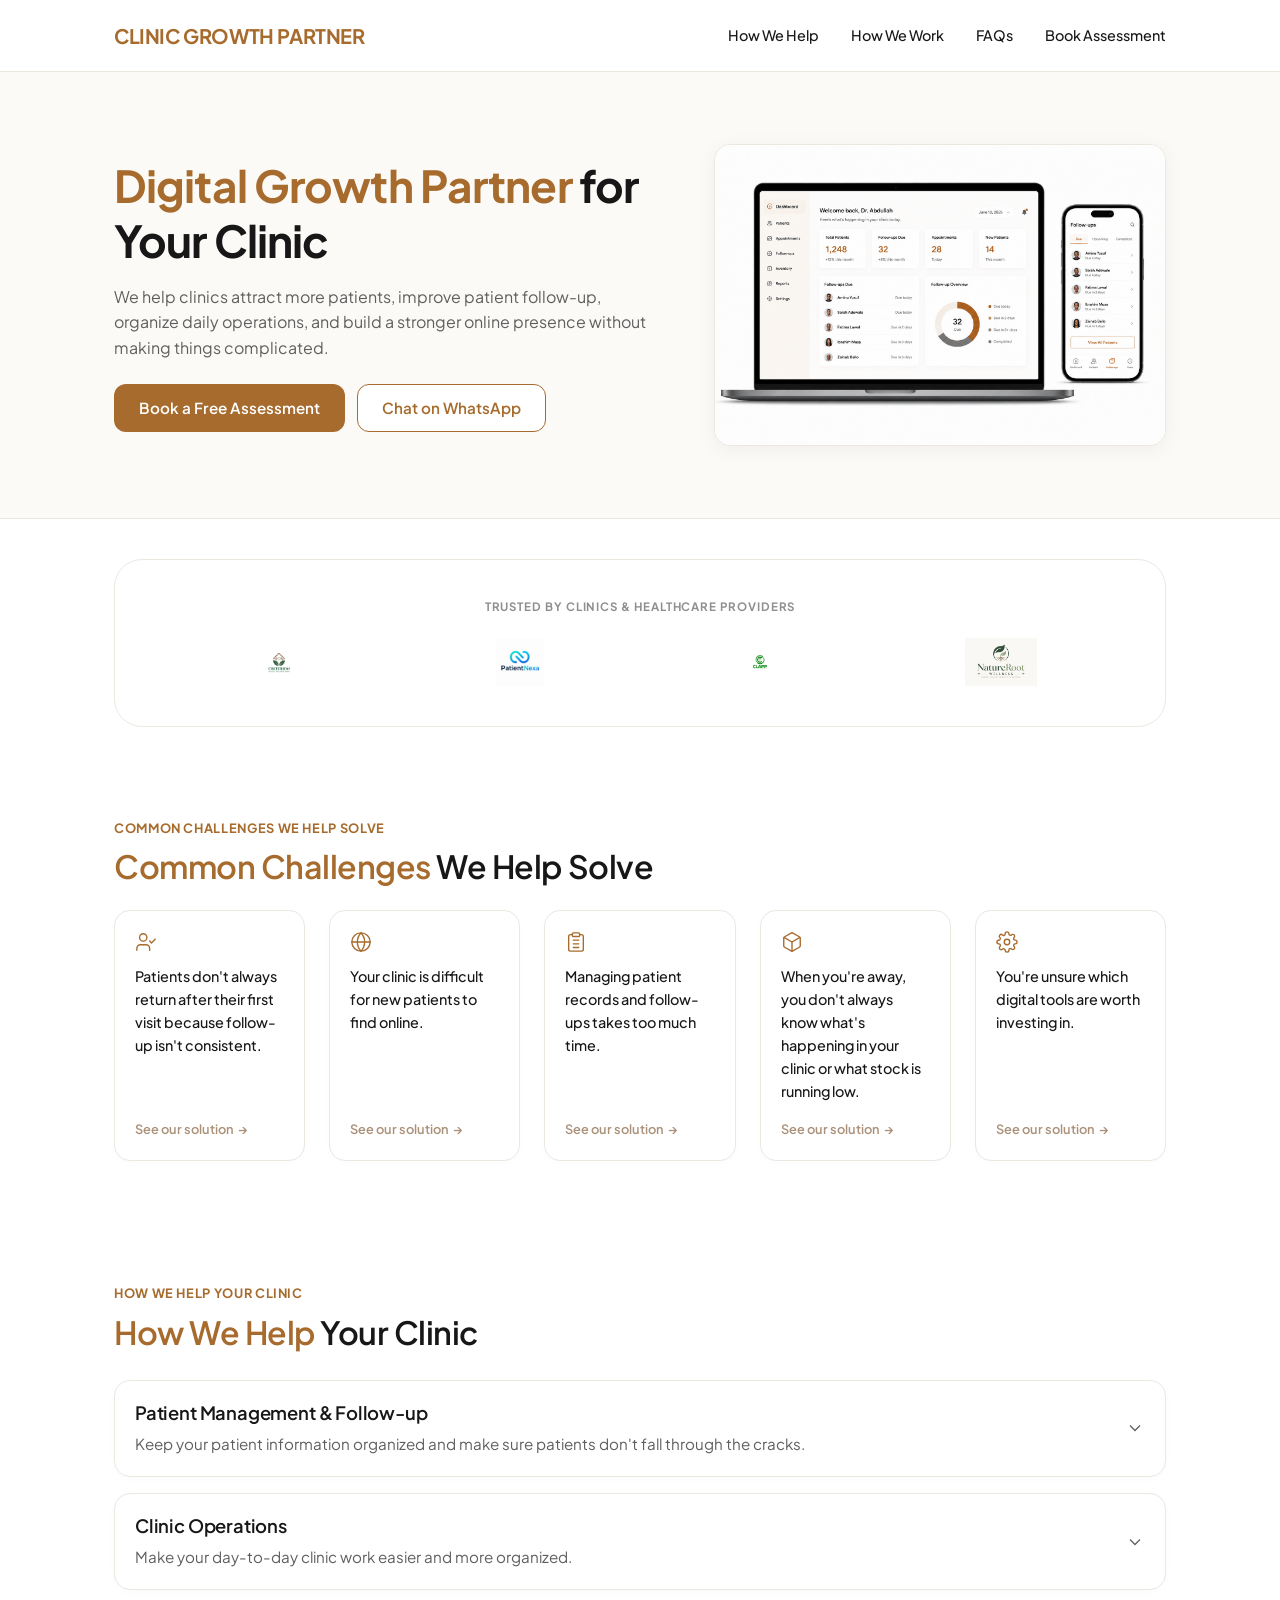
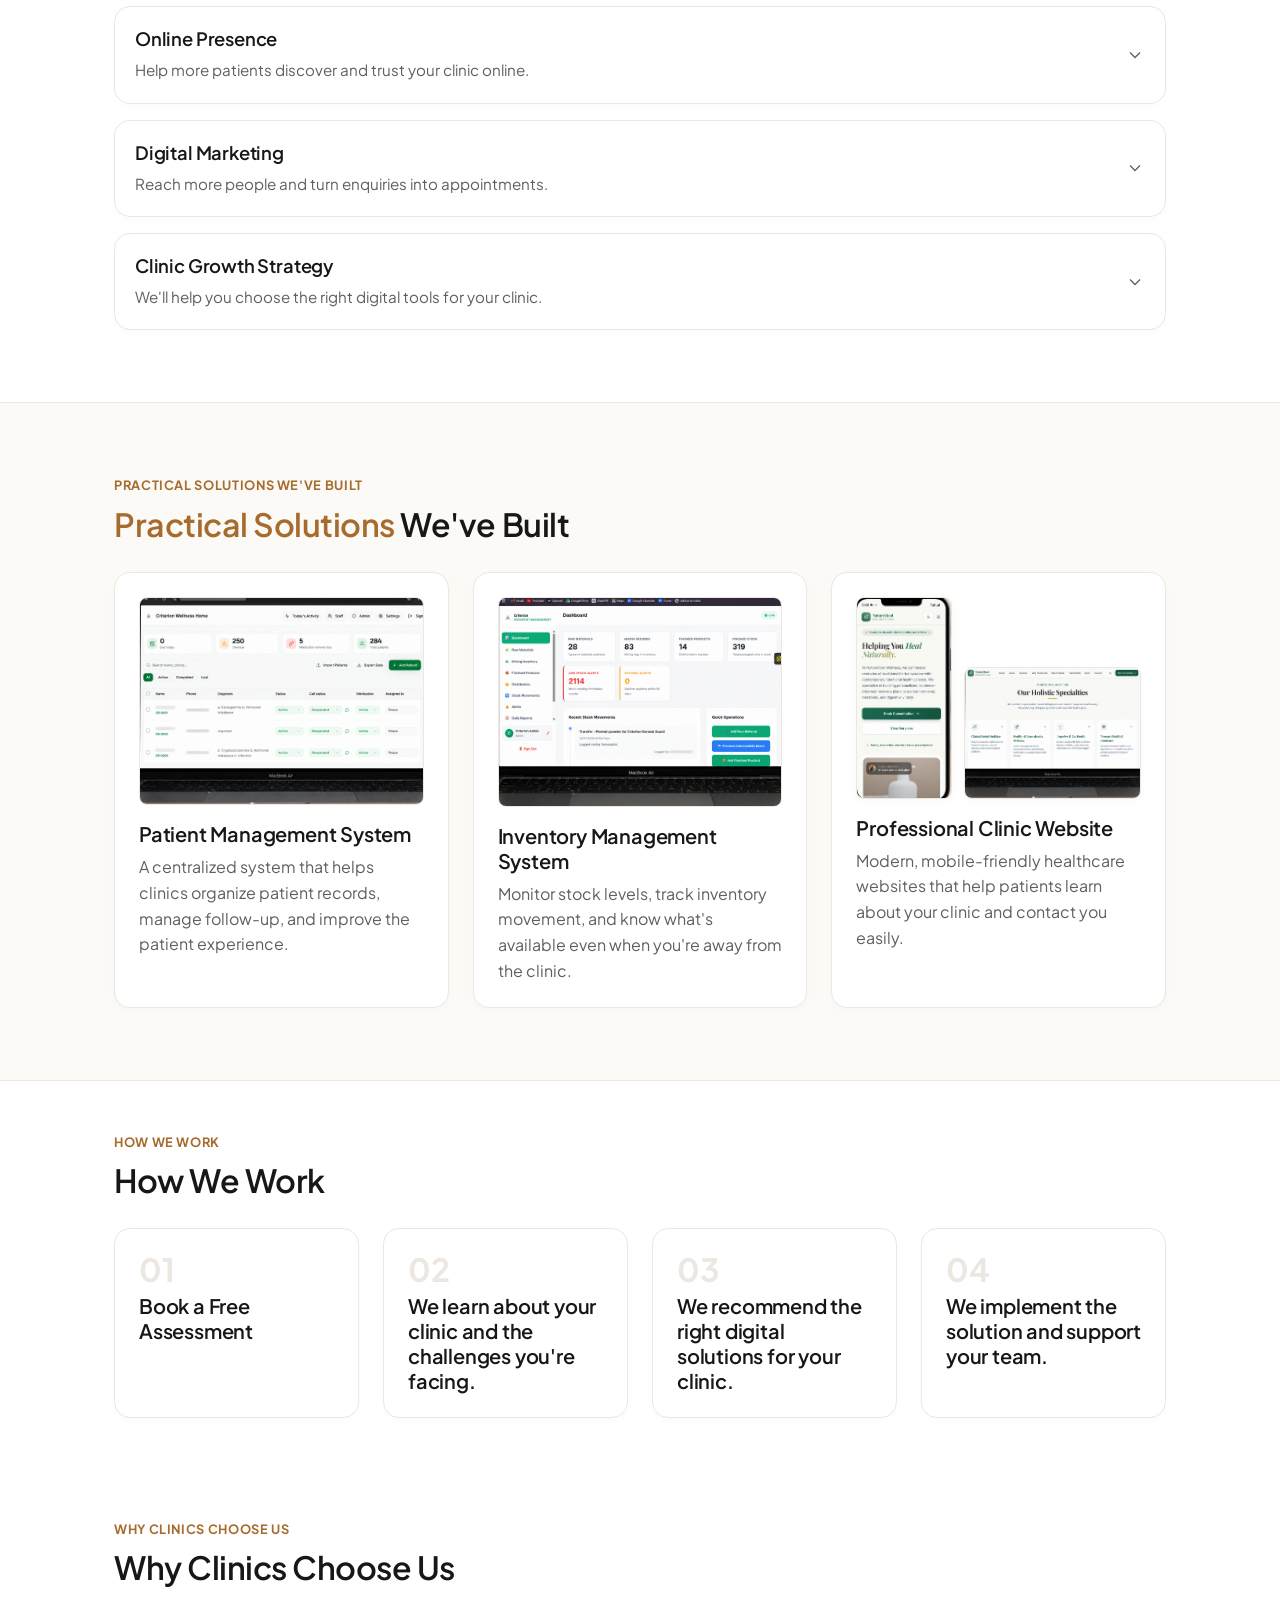
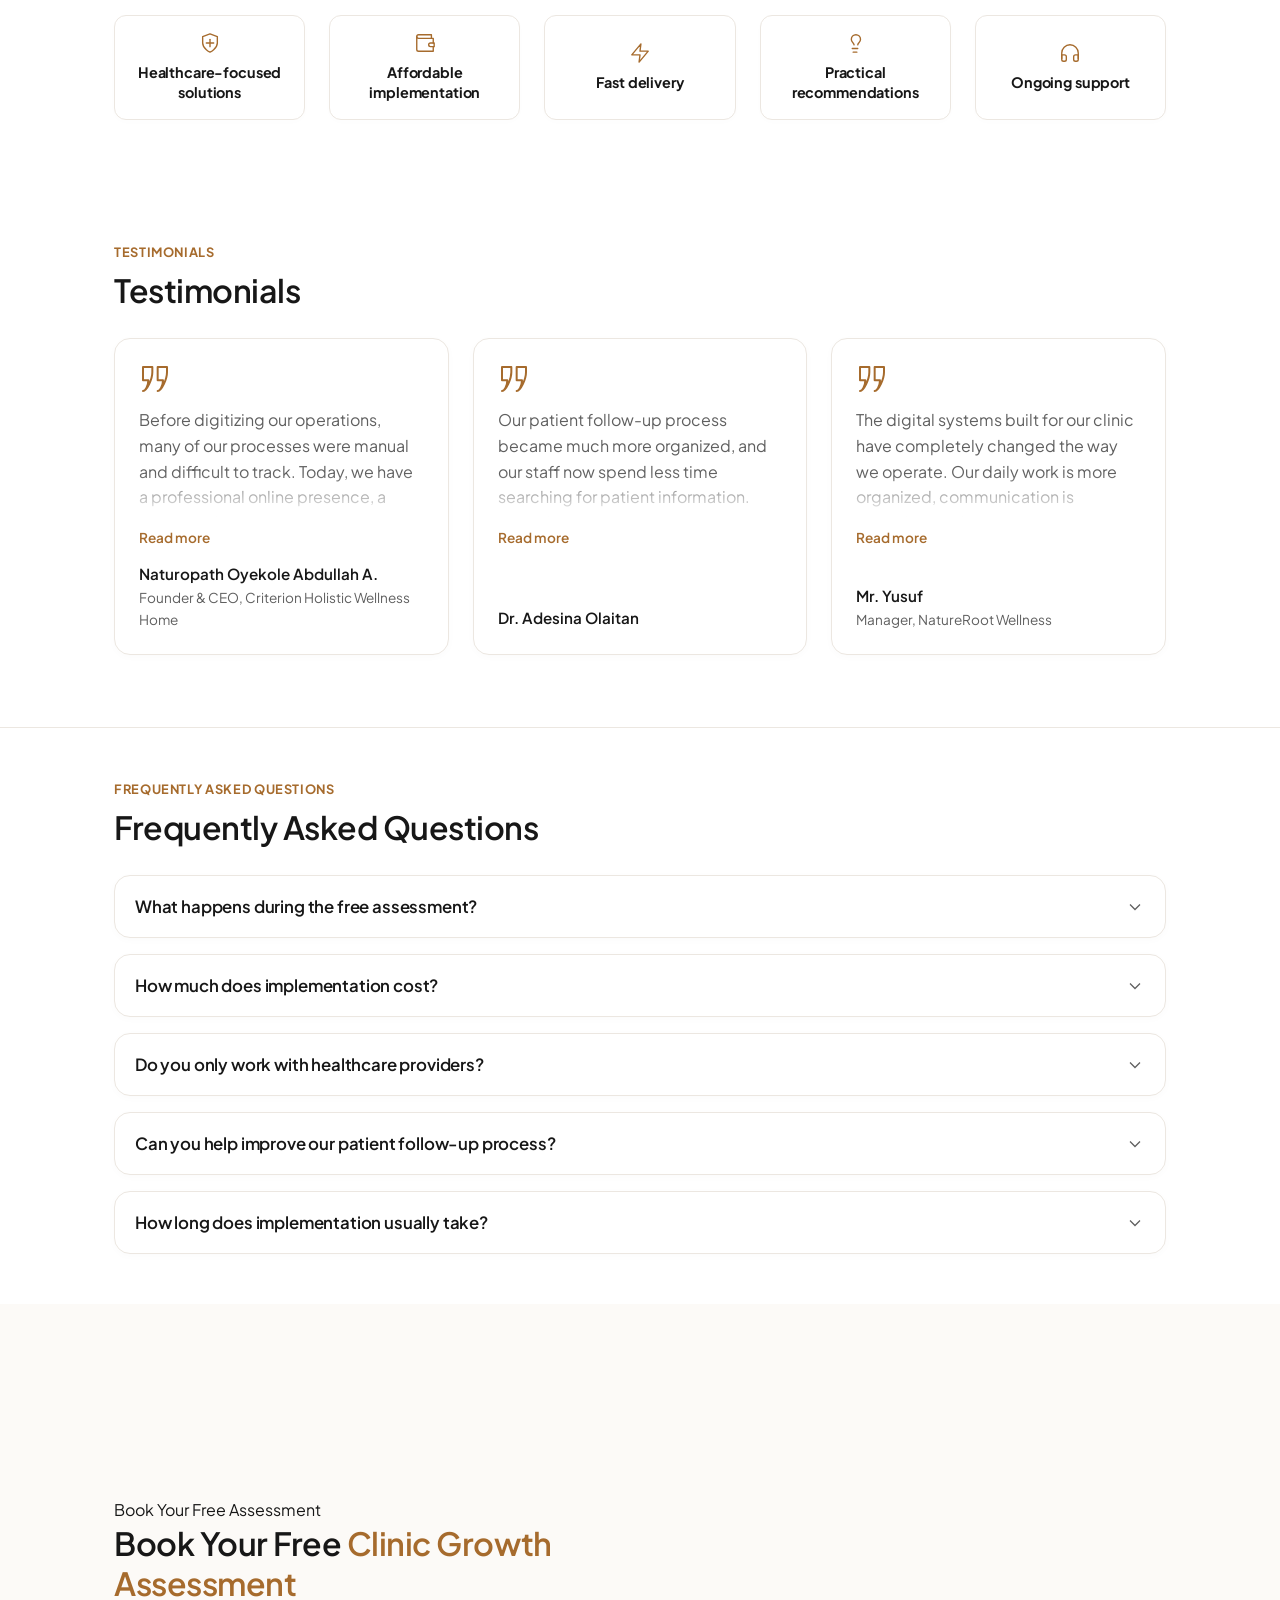
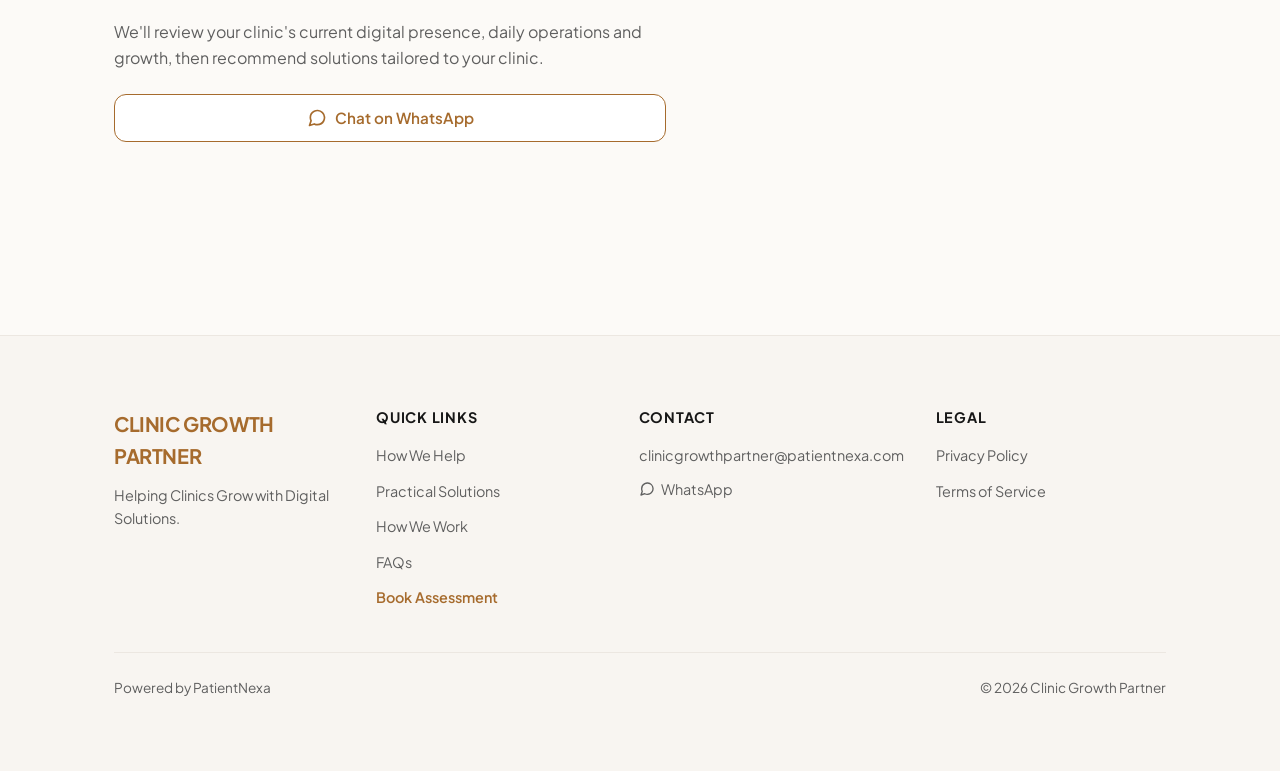
<file: index.html>
<!DOCTYPE html>
<html lang="en">
<head>
  <meta charset="UTF-8">
  <meta name="viewport" content="width=device-width, initial-scale=1.0">
  
  <!-- SEO Metadata -->
  <title>Clinic Growth Partner | Digital Growth for Clinics</title>
  <meta name="title" content="Digital Growth for Clinics | Clinic Growth Partner">
  <meta name="description" content="Helping clinics attract more patients, improve patient follow-up, organize clinic operations and build a stronger online presence through practical digital solutions.">
  <meta name="keywords" content="Clinic Growth, Digital Growth for Clinics, Healthcare Digital Solutions, Patient Follow-up, Clinic Operations, Healthcare Websites, Healthcare Marketing, Clinic Digital Transformation, Medical Practice Growth, Healthcare Consulting">
  <link rel="canonical" href="https://example.com/clinic-growth-partner">

  <!-- Open Graph / Facebook -->
  <meta property="og:type" content="website">
  <meta property="og:url" content="https://example.com/clinic-growth-partner">
  <meta property="og:title" content="Clinic Growth Partner | Digital Growth for Clinics">
  <meta property="og:description" content="Helping clinics grow through practical digital solutions that improve patient follow-up, clinic operations and online presence.">
  <meta property="og:image" content="https://example.com/clinic-growth-partner/assets/hero-mockup.png">

  <!-- Twitter -->
  <meta name="twitter:card" content="summary_large_image">
  <meta name="twitter:url" content="https://example.com/clinic-growth-partner">
  <meta name="twitter:title" content="Clinic Growth Partner | Digital Growth for Clinics">
  <meta name="twitter:description" content="Helping clinics grow through practical digital solutions that improve patient follow-up, clinic operations and online presence.">
  <meta name="twitter:image" content="https://example.com/clinic-growth-partner/assets/hero-mockup.png">

  <!-- Structured Data (JSON-LD Organization Schema) -->
  <script type="application/ld+json">
  {
    "@context": "https://schema.org",
    "@type": "Organization",
    "name": "Clinic Growth Partner",
    "url": "https://example.com/clinic-growth-partner",
    "email": "clinicgrowthpartner@patientnexa.com",
    "logo": "https://example.com/clinic-growth-partner/assets/hero-mockup.png",
    "sameAs": [
      "https://facebook.com/clinicgrowthpartner",
      "https://twitter.com/clinicgrowth",
      "https://linkedin.com/company/clinicgrowthpartner"
    ]
  }
  </script>

  <link rel="stylesheet" href="styles.css">
</head>
<body>

  <!-- HEADER -->
  <header class="header">
    <div class="container header-container">
      <a href="#hero" class="logo">Clinic Growth Partner</a>
      
      <!-- Mobile Hamburger Button -->
      <button class="menu-toggle" aria-label="Toggle navigation menu" aria-expanded="false" aria-controls="main-nav">
        <span class="hamburger-bar"></span>
        <span class="hamburger-bar"></span>
        <span class="hamburger-bar"></span>
      </button>

      <!-- Navigation Links -->
      <nav class="nav" id="main-nav">
        <a href="#how-we-help" class="nav-link">How We Help</a>
        <a href="#how-we-work" class="nav-link">How We Work</a>
        <a href="#faqs" class="nav-link">FAQs</a>
        <a href="#consultation" class="nav-link active">Book Assessment</a>
      </nav>
    </div>
  </header>

  <main>
    <!-- HERO SECTION -->
    <section class="section section-heavy" id="hero">
      <div class="container hero-grid">
        <div class="hero-text-block">
          <h1><span class="text-accent">Digital Growth Partner</span> for Your Clinic</h1>
          <p style="margin-top: 16px; margin-bottom: 0;">We help clinics attract more patients, improve patient follow-up, organize daily operations, and build a stronger online presence without making things complicated.</p>
          <div class="hero-actions">
            <a href="#consultation" class="btn btn-primary">Book a Free Assessment</a>
            <a href="https://wa.me/2347032260548" target="_blank" rel="noopener noreferrer" class="btn btn-secondary">Chat on WhatsApp</a>
          </div>
        </div>
        <div style="display: flex; justify-content: center; width: 100%;">
          <img src="assets/hero-mockup.png" 
               width="540" 
               height="380" 
               alt="Clinic Growth Partner healthcare systems implementation dashboard mockup display" 
               style="max-width: 100%; height: auto; border-radius: 16px; border: 1px solid var(--color-border); box-shadow: 0 4px 20px rgba(0, 0, 0, 0.05); object-fit: cover;">
        </div>
      </div>
    </section>

    <!-- TRUSTED BY CLINICS & HEALTHCARE PROVIDERS -->
    <section class="section-light" id="trusted-by" style="padding-top: 40px; padding-bottom: 40px; border-bottom: none !important; text-align: center;">
      <div class="container">
        <div class="trust-container">
          <h4 style="font-size: 0.72rem; font-weight: 700; text-transform: uppercase; letter-spacing: 0.08em; color: #8F8F8F; margin-bottom: 24px; margin-top: 0;">Trusted by Clinics & Healthcare Providers</h4>
          <div class="brands-grid">
            <!-- Logo 1 -->
            <div class="brand-logo-item">
              <img src="assets/logo-criterion.png" alt="Criterion Holistic Wellness Home Logo">
            </div>
            <!-- Logo 2 -->
            <div class="brand-logo-item">
              <img src="assets/logo-patientnexa.jpg" alt="PatientNexa Logo">
            </div>
            <!-- Logo 3 -->
            <div class="brand-logo-item">
              <img src="assets/logo-clapp.jpg" alt="CLAPP Logo">
            </div>
            <!-- Logo 4 -->
            <div class="brand-logo-item">
              <img src="assets/logo-natureroot.png" alt="NatureRoot Wellness Logo">
            </div>
          </div>
        </div>
      </div>
    </section>

    <!-- COMMON CHALLENGES WE HELP SOLVE -->
    <section class="section section-light section-reveal" id="challenges">
      <div class="container">
        <div class="section-header challenges-header">
          <span class="subtitle">Common Challenges We Help Solve</span>
          <h2><span class="text-accent">Common Challenges</span> We Help Solve</h2>
        </div>
        <div class="grid-5">
          <!-- Card 1 -->
          <div class="challenge-card">
            <svg class="placeholder-icon" viewBox="0 0 24 24" aria-hidden="true" fill="none" stroke="currentColor" stroke-width="1.5" stroke-linecap="round" stroke-linejoin="round">
              <path d="M16 21v-2a4 4 0 0 0-4-4H6a4 4 0 0 0-4 4v2"></path>
              <circle cx="9" cy="7" r="4"></circle>
              <polyline points="16 11 18 13 22 9"></polyline>
            </svg>
            <p>Patients don't always return after their first visit because follow-up isn't consistent.</p>
            <a href="#how-we-help" class="challenge-link" data-accordion="1">See our solution <span class="arrow">&rarr;</span></a>
          </div>
          <!-- Card 2 -->
          <div class="challenge-card">
            <svg class="placeholder-icon" viewBox="0 0 24 24" aria-hidden="true" fill="none" stroke="currentColor" stroke-width="1.5" stroke-linecap="round" stroke-linejoin="round">
              <circle cx="12" cy="12" r="10"></circle>
              <line x1="2" y1="12" x2="22" y2="12"></line>
              <path d="M12 2a15.3 15.3 0 0 1 4 10 15.3 15.3 0 0 1-4 10 15.3 15.3 0 0 1-4-10 15.3 15.3 0 0 1 4-10z"></path>
            </svg>
            <p>Your clinic is difficult for new patients to find online.</p>
            <a href="#how-we-help" class="challenge-link" data-accordion="3">See our solution <span class="arrow">&rarr;</span></a>
          </div>
          <!-- Card 3 -->
          <div class="challenge-card">
            <svg class="placeholder-icon" viewBox="0 0 24 24" aria-hidden="true" fill="none" stroke="currentColor" stroke-width="1.5" stroke-linecap="round" stroke-linejoin="round">
              <path d="M16 4h2a2 2 0 0 1 2 2v14a2 2 0 0 1-2 2H6a2 2 0 0 1-2-2V6a2 2 0 0 1 2-2h2"></path>
              <rect x="8" y="2" width="8" height="4" rx="1" ry="1"></rect>
              <line x1="9" y1="14" x2="15" y2="14"></line>
              <line x1="9" y1="18" x2="15" y2="18"></line>
              <line x1="9" y1="10" x2="15" y2="10"></line>
            </svg>
            <p>Managing patient records and follow-ups takes too much time.</p>
            <a href="#how-we-help" class="challenge-link" data-accordion="1">See our solution <span class="arrow">&rarr;</span></a>
          </div>
          <!-- Card 4 -->
          <div class="challenge-card">
            <svg class="placeholder-icon" viewBox="0 0 24 24" aria-hidden="true" fill="none" stroke="currentColor" stroke-width="1.5" stroke-linecap="round" stroke-linejoin="round">
              <path d="M21 16V8a2 2 0 0 0-1-1.73l-7-4a2 2 0 0 0-2 0l-7 4A2 2 0 0 0 3 8v8a2 2 0 0 0 1 1.73l7 4a2 2 0 0 0 2 0l7-4A2 2 0 0 0 21 16z"></path>
              <polyline points="3.27 6.96 12 12.01 20.73 6.96"></polyline>
              <line x1="12" y1="22.08" x2="12" y2="12"></line>
            </svg>
            <p>When you're away, you don't always know what's happening in your clinic or what stock is running low.</p>
            <a href="#how-we-help" class="challenge-link" data-accordion="2">See our solution <span class="arrow">&rarr;</span></a>
          </div>
          <!-- Card 5 -->
          <div class="challenge-card">
            <svg class="placeholder-icon" viewBox="0 0 24 24" aria-hidden="true" fill="none" stroke="currentColor" stroke-width="1.5" stroke-linecap="round" stroke-linejoin="round">
              <circle cx="12" cy="12" r="3"></circle>
              <path d="M19.4 15a1.65 1.65 0 0 0 .33 1.82l.06.06a2 2 0 1 1-2.83 2.83l-.06-.06a1.65 1.65 0 0 0-1.82-.33 1.65 1.65 0 0 0-1 1.51V21a2 2 0 0 1-4 0v-.09A1.65 1.65 0 0 0 9 19.4a1.65 1.65 0 0 0-1.82.33l-.06.06a2 2 0 1 1-2.83-2.83l.06-.06a1.65 1.65 0 0 0 .33-1.82 1.65 1.65 0 0 0-1.51-1H3a2 2 0 0 1 0-4h.09A1.65 1.65 0 0 0 4.6 9a1.65 1.65 0 0 0-.33-1.82l-.06-.06a2 2 0 1 1 2.83-2.83l.06.06a1.65 1.65 0 0 0 1.82.33H9a1.65 1.65 0 0 0 1-1.51V3a2 2 0 0 1 4 0v.09a1.65 1.65 0 0 0 1 1.51 1.65 1.65 0 0 0 1.82-.33l.06-.06a2 2 0 1 1 2.83 2.83l-.06.06a1.65 1.65 0 0 0-.33 1.82V9a1.65 1.65 0 0 0 1.51 1H21a2 2 0 0 1 0 4h-.09a1.65 1.65 0 0 0-1.51 1z"></path>
            </svg>
            <p>You're unsure which digital tools are worth investing in.</p>
            <a href="#how-we-help" class="challenge-link" data-accordion="5">See our solution <span class="arrow">&rarr;</span></a>
          </div>
        </div>
      </div>
    </section>

    <!-- HOW WE HELP YOUR CLINIC -->
    <section class="section section-heavy section-reveal" id="how-we-help">
      <div class="container">
        <div class="section-header">
          <span class="subtitle">How We Help Your Clinic</span>
          <h2><span class="text-accent">How We Help</span> Your Clinic</h2>
        </div>
        <div class="accordion-list">
          
          <!-- Accordion Card 1 -->
          <div class="accordion-card">
            <button class="accordion-header" aria-expanded="false" aria-controls="help-panel-1" id="help-header-1">
              <div class="accordion-title-block">
                <h3>Patient Management &amp; Follow-up</h3>
                <p>Keep your patient information organized and make sure patients don't fall through the cracks.</p>
              </div>
              <svg class="accordion-icon" viewBox="0 0 24 24" aria-hidden="true"><polyline points="6 9 12 15 18 9"></polyline></svg>
            </button>
            <div id="help-panel-1" class="accordion-body" role="region" aria-labelledby="help-header-1">
              <div class="accordion-content">
                <p>Many clinics lose patients simply because there isn't a structured way to manage patient records and follow-up after treatment.</p>
                <p style="margin-top: 12px;">We help you organize patient information, improve follow-up, migrate existing records where needed, and train your staff to use the system confidently. The result is better continuity of care and less time spent searching for information.</p>
                <div class="accordion-includes">
                  <strong>Includes</strong>
                  <ul>
                    <li>Patient management system</li>
                    <li>Patient follow-up workflow</li>
                    <li>Data migration</li>
                    <li>Staff onboarding</li>
                  </ul>
                </div>
              </div>
            </div>
          </div>

          <!-- Accordion Card 2 -->
          <div class="accordion-card">
            <button class="accordion-header" aria-expanded="false" aria-controls="help-panel-2" id="help-header-2">
              <div class="accordion-title-block">
                <h3>Clinic Operations</h3>
                <p>Make your day-to-day clinic work easier and more organized.</p>
              </div>
              <svg class="accordion-icon" viewBox="0 0 24 24" aria-hidden="true"><polyline points="6 9 12 15 18 9"></polyline></svg>
            </button>
            <div id="help-panel-2" class="accordion-body" role="region" aria-labelledby="help-header-2">
              <div class="accordion-content">
                <p>Running a clinic involves many moving parts.</p>
                <p style="margin-top: 12px;">We help you digitize everyday operations so your team spends less time on manual tasks and more time caring for patients.</p>
                <p style="margin-top: 12px;">Whether it's tracking inventory or organizing clinic processes, we implement simple systems that improve visibility and reduce errors.</p>
                <div class="accordion-includes">
                  <strong>Includes</strong>
                  <ul>
                    <li>Inventory management</li>
                    <li>Stock monitoring</li>
                    <li>Digital records</li>
                  </ul>
                </div>
              </div>
            </div>
          </div>

          <!-- Accordion Card 3 -->
          <div class="accordion-card">
            <button class="accordion-header" aria-expanded="false" aria-controls="help-panel-3" id="help-header-3">
              <div class="accordion-title-block">
                <h3>Online Presence</h3>
                <p>Help more patients discover and trust your clinic online.</p>
              </div>
              <svg class="accordion-icon" viewBox="0 0 24 24" aria-hidden="true"><polyline points="6 9 12 15 18 9"></polyline></svg>
            </button>
            <div id="help-panel-3" class="accordion-body" role="region" aria-labelledby="help-header-3">
              <div class="accordion-content">
                <p>Your online presence is often the first impression patients have of your clinic.</p>
                <p style="margin-top: 12px;">We build professional healthcare websites, improve your Google Business Profile, and set up a business email so patients can easily find you and contact you with confidence.</p>
                <div class="accordion-includes">
                  <strong>Includes</strong>
                  <ul>
                    <li>Professional clinic website</li>
                    <li>Google Business Profile</li>
                    <li>Business email setup</li>
                  </ul>
                </div>
              </div>
            </div>
          </div>

          <!-- Accordion Card 4 -->
          <div class="accordion-card">
            <button class="accordion-header" aria-expanded="false" aria-controls="help-panel-4" id="help-header-4">
              <div class="accordion-title-block">
                <h3>Digital Marketing</h3>
                <p>Reach more people and turn enquiries into appointments.</p>
              </div>
              <svg class="accordion-icon" viewBox="0 0 24 24" aria-hidden="true"><polyline points="6 9 12 15 18 9"></polyline></svg>
            </button>
            <div id="help-panel-4" class="accordion-body" role="region" aria-labelledby="help-header-4">
              <div class="accordion-content">
                <p>Many clinics rely only on referrals for growth.</p>
                <p style="margin-top: 12px;">We help you attract more patients using targeted Facebook and Instagram advertising together with WhatsApp campaigns that encourage enquiries and follow-up conversations.</p>
                <div class="accordion-includes">
                  <strong>Includes</strong>
                  <ul>
                    <li>Facebook Ads</li>
                    <li>Instagram Ads</li>
                    <li>WhatsApp campaigns</li>
                  </ul>
                </div>
              </div>
            </div>
          </div>

          <!-- Accordion Card 5 -->
          <div class="accordion-card">
            <button class="accordion-header" aria-expanded="false" aria-controls="help-panel-5" id="help-header-5">
              <div class="accordion-title-block">
                <h3>Clinic Growth Strategy</h3>
                <p>We'll help you choose the right digital tools for your clinic.</p>
              </div>
              <svg class="accordion-icon" viewBox="0 0 24 24" aria-hidden="true"><polyline points="6 9 12 15 18 9"></polyline></svg>
            </button>
            <div id="help-panel-5" class="accordion-body" role="region" aria-labelledby="help-header-5">
              <div class="accordion-content">
                <p>Every clinic is different.</p>
                <p style="margin-top: 12px;">Before recommending any solution, we first understand how your clinic works.</p>
                <p style="margin-top: 12px;">Then we recommend practical improvements and the right digital tools based on your goals, your budget and where your clinic is today.</p>
                <div class="accordion-includes">
                  <strong>Includes</strong>
                  <ul>
                    <li>Clinic assessment</li>
                    <li>Technology recommendations</li>
                    <li>Digital growth roadmap</li>
                  </ul>
                </div>
              </div>
            </div>
          </div>

        </div>
      </div>
    </section>

    <!-- PRACTICAL SOLUTIONS WE'VE BUILT -->
    <section class="section section-heavy section-reveal" id="solutions">
      <div class="container">
        <div class="section-header">
          <span class="subtitle">Practical Solutions We've Built</span>
          <h2><span class="text-accent">Practical Solutions</span> We've Built</h2>
        </div>
        <div class="grid-3">
          <!-- Card 1 -->
          <div class="card card-hover">
            <div style="width: 100%; border-radius: 8px; overflow: hidden; border: 1px solid var(--color-border); margin-bottom: 16px;">
              <img class="fade-in-image" src="assets/patient-dashboard.png" 
                   width="340" 
                   height="226" 
                   loading="lazy" 
                   alt="Centralized Patient Records and Follow-up Management Dashboard Interface" 
                   style="width: 100%; height: auto; display: block; object-fit: cover;">
            </div>
            <h3>Patient Management System</h3>
            <p style="margin-top: 8px; margin-bottom: 0;">A centralized system that helps clinics organize patient records, manage follow-up, and improve the patient experience.</p>
          </div>
          <!-- Card 2 -->
          <div class="card card-hover">
            <div style="width: 100%; border-radius: 8px; overflow: hidden; border: 1px solid var(--color-border); margin-bottom: 16px;">
              <img class="fade-in-image" src="assets/inventory-dashboard.png" 
                   width="340" 
                   height="226" 
                   loading="lazy" 
                   alt="Clinic Inventory stock tracking and management dashboard display" 
                   style="width: 100%; height: auto; display: block; object-fit: cover;">
            </div>
            <h3>Inventory Management System</h3>
            <p style="margin-top: 8px; margin-bottom: 0;">Monitor stock levels, track inventory movement, and know what's available even when you're away from the clinic.</p>
          </div>
          <!-- Card 3 -->
          <div class="card card-hover">
            <div style="display: flex; gap: 12px; align-items: flex-end; margin-bottom: 16px; width: 100%;">
              <div style="flex: 0.35; border: 1px solid var(--color-border); border-radius: 8px; overflow: hidden; box-shadow: 0 2px 8px rgba(0,0,0,0.03);">
                <img class="fade-in-image" src="assets/website-mobile.jpg" 
                     width="120" 
                     height="160" 
                     loading="lazy" 
                     alt="Modern responsive mobile clinic website mockup" 
                     style="width: 100%; height: auto; display: block; object-fit: cover;">
              </div>
              <div style="flex: 0.65; border: 1px solid var(--color-border); border-radius: 8px; overflow: hidden; box-shadow: 0 2px 8px rgba(0,0,0,0.03);">
                <img class="fade-in-image" src="assets/website-desktop.png" 
                     width="220" 
                     height="146" 
                     loading="lazy" 
                     alt="Modern responsive desktop clinic website mockup" 
                     style="width: 100%; height: auto; display: block; object-fit: cover;">
              </div>
            </div>
            <h3>Professional Clinic Website</h3>
            <p style="margin-top: 8px; margin-bottom: 0;">Modern, mobile-friendly healthcare websites that help patients learn about your clinic and contact you easily.</p>
          </div>
        </div>
      </div>
    </section>

    <!-- HOW WE WORK -->
    <section class="section section-light section-reveal" id="how-we-work">
      <div class="container">
        <div class="section-header">
          <span class="subtitle">How We Work</span>
          <h2>How We Work</h2>
        </div>
        <div class="steps-layout">
          <!-- Step 1 -->
          <div class="card step-card reveal-on-scroll">
            <div class="step-number">01</div>
            <h3>Book a Free Assessment</h3>
          </div>
          <!-- Step 2 -->
          <div class="card step-card reveal-on-scroll">
            <div class="step-number">02</div>
            <h3>We learn about your clinic and the challenges you're facing.</h3>
          </div>
          <!-- Step 3 -->
          <div class="card step-card reveal-on-scroll">
            <div class="step-number">03</div>
            <h3>We recommend the right digital solutions for your clinic.</h3>
          </div>
          <!-- Step 4 -->
          <div class="card step-card reveal-on-scroll">
            <div class="step-number">04</div>
            <h3>We implement the solution and support your team.</h3>
          </div>
        </div>
      </div>
    </section>

    <!-- WHY CLINICS CHOOSE US -->
    <section class="section section-light section-reveal" id="why-choose-us">
      <div class="container">
        <div class="section-header">
          <span class="subtitle">Why Clinics Choose Us</span>
          <h2>Why Clinics Choose Us</h2>
        </div>
        <div class="grid-5">
          <!-- Card 1 -->
          <div class="trust-card">
            <svg class="placeholder-icon" viewBox="0 0 24 24" aria-hidden="true" fill="none" stroke="currentColor" stroke-width="1.5" stroke-linecap="round" stroke-linejoin="round">
              <path d="M12 22s8-4 8-10V5l-8-3-8 3v7c0 6 8 10 8 10z"></path>
              <line x1="12" y1="8" x2="12" y2="16"></line>
              <line x1="8" y1="12" x2="16" y2="12"></line>
            </svg>
            <h3>Healthcare-focused solutions</h3>
          </div>
          <!-- Card 2 -->
          <div class="trust-card">
            <svg class="placeholder-icon" viewBox="0 0 24 24" aria-hidden="true" fill="none" stroke="currentColor" stroke-width="1.5" stroke-linecap="round" stroke-linejoin="round">
              <path d="M21 12V7H5a2 2 0 0 1 0-4h14v4"></path>
              <path d="M3 5v14a2 2 0 0 0 2 2h16v-5"></path>
              <path d="M18 12a2 2 0 0 0 0 4h4v-4z"></path>
            </svg>
            <h3>Affordable implementation</h3>
          </div>
          <!-- Card 3 -->
          <div class="trust-card">
            <svg class="placeholder-icon" viewBox="0 0 24 24" aria-hidden="true" fill="none" stroke="currentColor" stroke-width="1.5" stroke-linecap="round" stroke-linejoin="round">
              <polygon points="13 2 3 14 12 14 11 22 21 10 12 10 13 2"></polygon>
            </svg>
            <h3>Fast delivery</h3>
          </div>
          <!-- Card 4 -->
          <div class="trust-card">
            <svg class="placeholder-icon" viewBox="0 0 24 24" aria-hidden="true" fill="none" stroke="currentColor" stroke-width="1.5" stroke-linecap="round" stroke-linejoin="round">
              <path d="M15 14c.2-1 .7-1.7 1.5-2.5 1-.9 1.5-2.2 1.5-3.5A5 5 0 0 0 8 8c0 1 .4 2.5 1.5 3.5.7.8 1.3 1.5 1.5 2.5"></path>
              <line x1="9" y1="18" x2="15" y2="18"></line>
              <line x1="10" y1="22" x2="14" y2="22"></line>
            </svg>
            <h3>Practical recommendations</h3>
          </div>
          <!-- Card 5 -->
          <div class="trust-card">
            <svg class="placeholder-icon" viewBox="0 0 24 24" aria-hidden="true" fill="none" stroke="currentColor" stroke-width="1.5" stroke-linecap="round" stroke-linejoin="round">
              <path d="M3 18v-6a9 9 0 0 1 18 0v6"></path>
              <path d="M21 19a2 2 0 0 1-2 2h-1a2 2 0 0 1-2-2v-3a2 2 0 0 1 2-2h3zM3 19a2 2 0 0 0 2 2h1a2 2 0 0 0 2-2v-3a2 2 0 0 0-2-2H3z"></path>
            </svg>
            <h3>Ongoing support</h3>
          </div>
        </div>
      </div>
    </section>

    <!-- TESTIMONIALS -->
    <section class="section section-heavy section-reveal" id="testimonials">
      <div class="container">
        <div class="section-header">
          <span class="subtitle">Testimonials</span>
          <h2>Testimonials</h2>
        </div>
        <div class="grid-3">
          <!-- Testimonial 1 -->
          <div class="card testimonial-card-hover">
            <svg class="placeholder-icon bronze" viewBox="0 0 24 24" style="width: 32px; height: 32px; margin-bottom: 12px;" aria-hidden="true">
              <path d="M3 21c3 0 7-9 7-14V3H3v10h4c0 4.5-2.5 8-4 8zm11 0c3 0 7-9 7-14V3h-7v10h4c0 4.5-2.5 8-4 8z"></path>
            </svg>
            <div class="testimonial-text-wrapper">
              <p style="margin: 0; padding-bottom: 16px;">Before digitizing our operations, many of our processes were manual and difficult to track. Today, we have a professional online presence, a structured patient management system, reliable patient follow-up, and an inventory system that keeps us informed about stock levels in real time. Being able to monitor the clinic even when I'm away has made decision-making much easier and has supported our overall growth.</p>
            </div>
            <button class="testimonial-toggle" aria-expanded="false">Read more</button>
            <div style="margin-top: auto; padding-top: 16px;">
              <strong style="font-size: 0.95rem; font-weight: 600; display: block; color: var(--color-primary-text);">Naturopath Oyekole Abdullah A.</strong>
              <span style="font-size: 0.85rem; color: var(--color-secondary-text); display: block;">Founder & CEO, Criterion Holistic Wellness Home</span>
            </div>
          </div>
          <!-- Testimonial 2 -->
          <div class="card testimonial-card-hover">
            <svg class="placeholder-icon bronze" viewBox="0 0 24 24" style="width: 32px; height: 32px; margin-bottom: 12px;" aria-hidden="true">
              <path d="M3 21c3 0 7-9 7-14V3H3v10h4c0 4.5-2.5 8-4 8zm11 0c3 0 7-9 7-14V3h-7v10h4c0 4.5-2.5 8-4 8z"></path>
            </svg>
            <div class="testimonial-text-wrapper">
              <p style="margin: 0; padding-bottom: 16px;">Our patient follow-up process became much more organized, and our staff now spend less time searching for patient information. Everything is easier to manage, and we can respond to patients more efficiently.</p>
            </div>
            <button class="testimonial-toggle" aria-expanded="false">Read more</button>
            <div style="margin-top: auto; padding-top: 16px;">
              <strong style="font-size: 0.95rem; font-weight: 600; display: block; color: var(--color-primary-text);">Dr. Adesina Olaitan</strong>
            </div>
          </div>
          <!-- Testimonial 3 -->
          <div class="card testimonial-card-hover">
            <svg class="placeholder-icon bronze" viewBox="0 0 24 24" style="width: 32px; height: 32px; margin-bottom: 12px;" aria-hidden="true">
              <path d="M3 21c3 0 7-9 7-14V3H3v10h4c0 4.5-2.5 8-4 8zm11 0c3 0 7-9 7-14V3h-7v10h4c0 4.5-2.5 8-4 8z"></path>
            </svg>
            <div class="testimonial-text-wrapper">
              <p style="margin: 0; padding-bottom: 16px;">The digital systems built for our clinic have completely changed the way we operate. Our daily work is more organized, communication is smoother, and managing the clinic has become much easier.</p>
            </div>
            <button class="testimonial-toggle" aria-expanded="false">Read more</button>
            <div style="margin-top: auto; padding-top: 16px;">
              <strong style="font-size: 0.95rem; font-weight: 600; display: block; color: var(--color-primary-text);">Mr. Yusuf</strong>
              <span style="font-size: 0.85rem; color: var(--color-secondary-text); display: block;">Manager, NatureRoot Wellness</span>
            </div>
          </div>
        </div>
      </div>
    </section>

    <!-- FREQUENTLY ASKED QUESTIONS -->
    <section class="section section-light section-reveal" id="faqs">
      <div class="container">
        <div class="section-header">
          <span class="subtitle">Frequently Asked Questions</span>
          <h2>Frequently Asked Questions</h2>
        </div>
        <div class="accordion-list">
          
          <!-- FAQ 1 -->
          <div class="accordion-card">
            <button class="accordion-header" aria-expanded="false" aria-controls="faq-panel-1" id="faq-header-1">
              <h3>What happens during the free assessment?</h3>
              <svg class="accordion-icon" viewBox="0 0 24 24" aria-hidden="true"><polyline points="6 9 12 15 18 9"></polyline></svg>
            </button>
            <div id="faq-panel-1" class="accordion-body" role="region" aria-labelledby="faq-header-1">
              <div class="accordion-content">
                <p>We will discuss your clinic's current operations, identify bottleneck areas, and outline potential solutions to help your clinic grow.</p>
              </div>
            </div>
          </div>

          <!-- FAQ 2 -->
          <div class="accordion-card">
            <button class="accordion-header" aria-expanded="false" aria-controls="faq-panel-2" id="faq-header-2">
              <h3>How much does implementation cost?</h3>
              <svg class="accordion-icon" viewBox="0 0 24 24" aria-hidden="true"><polyline points="6 9 12 15 18 9"></polyline></svg>
            </button>
            <div id="faq-panel-2" class="accordion-body" role="region" aria-labelledby="faq-header-2">
              <div class="accordion-content">
                <p>We offer customized solutions based on your clinic's size and needs. We provide flat, transparent pricing with no hidden fees, which we will outline clearly during our proposal.</p>
              </div>
            </div>
          </div>

          <!-- FAQ 3 -->
          <div class="accordion-card">
            <button class="accordion-header" aria-expanded="false" aria-controls="faq-panel-3" id="faq-header-3">
              <h3>Do you only work with healthcare providers?</h3>
              <svg class="accordion-icon" viewBox="0 0 24 24" aria-hidden="true"><polyline points="6 9 12 15 18 9"></polyline></svg>
            </button>
            <div id="faq-panel-3" class="accordion-body" role="region" aria-labelledby="faq-header-3">
              <div class="accordion-content">
                <p>Yes, we specialize exclusively in helping healthcare clinics, wellness centers, and medical practices optimize their operations and online presence.</p>
              </div>
            </div>
          </div>

          <!-- FAQ 4 -->
          <div class="accordion-card">
            <button class="accordion-header" aria-expanded="false" aria-controls="faq-panel-4" id="faq-header-4">
              <h3>Can you help improve our patient follow-up process?</h3>
              <svg class="accordion-icon" viewBox="0 0 24 24" aria-hidden="true"><polyline points="6 9 12 15 18 9"></polyline></svg>
            </button>
            <div id="faq-panel-4" class="accordion-body" role="region" aria-labelledby="faq-header-4">
              <div class="accordion-content">
                <p>Absolutely. We design structured patient follow-up workflows and systems to ensure patient continuity of care, leading to better retention and clinical outcomes.</p>
              </div>
            </div>
          </div>

          <!-- FAQ 5 -->
          <div class="accordion-card">
            <button class="accordion-header" aria-expanded="false" aria-controls="faq-panel-5" id="faq-header-5">
              <h3>How long does implementation usually take?</h3>
              <svg class="accordion-icon" viewBox="0 0 24 24" aria-hidden="true"><polyline points="6 9 12 15 18 9"></polyline></svg>
            </button>
            <div id="faq-panel-5" class="accordion-body" role="region" aria-labelledby="faq-header-5">
              <div class="accordion-content">
                <p>Most implementations range from 2 to 6 weeks, depending on the complexity of your systems and the level of customization required.</p>
              </div>
            </div>
          </div>

        </div>
      </div>
    </section>

    <!-- CONSULTATION -->
    <section class="section section-heavy section-reveal" style="border-bottom: none;" id="consultation">
      <div class="container hero-grid">
        <div class="hero-text-block">
          <span class="subtitle">Book Your Free Assessment</span>
          <h2>Book Your Free <span class="text-accent">Clinic Growth Assessment</span></h2>
          <p style="margin-top: 16px; margin-bottom: 24px;">We'll review your clinic's current digital presence, daily operations and growth, then recommend solutions tailored to your clinic.</p>
          
          <div style="margin-top: auto;">
            <a href="https://wa.me/2347032260548" target="_blank" rel="noopener noreferrer" class="btn btn-secondary" style="width: 100%; display: inline-flex; align-items: center; justify-content: center; gap: 8px;">
              <svg viewBox="0 0 24 24" fill="none" stroke="currentColor" stroke-width="2" stroke-linecap="round" stroke-linejoin="round" style="width: 20px; height: 20px; display: inline-block;" aria-hidden="true">
                <path d="M21 11.5a8.38 8.38 0 0 1-.9 3.8 8.5 8.5 0 0 1-7.6 4.7 8.38 8.38 0 0 1-3.8-.9L3 21l1.9-5.7a8.38 8.38 0 0 1-.9-3.8 8.5 8.5 0 0 1 4.7-7.6 8.38 8.38 0 0 1 3.8-.9h.5a8.48 8.48 0 0 1 8 8v.5z"></path>
              </svg>
               <span>Chat on WhatsApp</span>
            </a>
          </div>
        </div>
        
        <div style="width: 100%;">
          <!-- Embedded Responsive Tally Form -->
          <iframe data-tally-src="https://tally.so/embed/2Eg8zb?alignLeft=1&hideTitle=1&transparentBackground=1&dynamicHeight=1" 
                  loading="lazy" 
                  width="100%" 
                  height="480" 
                  frameborder="0" 
                  marginheight="0" 
                  marginwidth="0" 
                  title="Clinic Growth Partner Assessment Form"
                  style="border: none; width: 100%;"></iframe>
          <script async src="https://tally.so/widgets/embed.js"></script>
        </div>
      </div>
    </section>
  </main>

  <!-- FOOTER -->
  <footer class="footer">
    <div class="container footer-grid">
      <!-- Col 1: Brand -->
      <div class="footer-col">
        <a href="#hero" class="logo" style="display: inline-block; margin-bottom: 12px;">Clinic Growth Partner</a>
        <p style="font-size: 0.9rem; line-height: 1.6; color: var(--color-secondary-text);">Helping Clinics Grow with Digital Solutions.</p>
      </div>
      <!-- Col 2: Quick Links -->
      <div class="footer-col">
        <h4>Quick Links</h4>
        <ul class="footer-links">
          <li><a href="#how-we-help">How We Help</a></li>
          <li><a href="#solutions">Practical Solutions</a></li>
          <li><a href="#how-we-work">How We Work</a></li>
          <li><a href="#faqs">FAQs</a></li>
          <li><a href="#consultation" style="font-weight: 600; color: var(--color-bronze);">Book Assessment</a></li>
        </ul>
      </div>
      <!-- Col 3: Contact -->
      <div class="footer-col">
        <h4>Contact</h4>
        <ul class="footer-links">
          <li><a href="mailto:clinicgrowthpartner@patientnexa.com">clinicgrowthpartner@patientnexa.com</a></li>
          <li>
            <a href="https://wa.me/2347032260548" target="_blank" rel="noopener noreferrer" style="display: inline-flex; align-items: center; gap: 6px;">
              <svg viewBox="0 0 24 24" fill="none" stroke="currentColor" stroke-width="2" stroke-linecap="round" stroke-linejoin="round" style="width: 16px; height: 16px; display: inline-block;" aria-hidden="true">
                <path d="M21 11.5a8.38 8.38 0 0 1-.9 3.8 8.5 8.5 0 0 1-7.6 4.7 8.38 8.38 0 0 1-3.8-.9L3 21l1.9-5.7a8.38 8.38 0 0 1-.9-3.8 8.5 8.5 0 0 1 4.7-7.6 8.38 8.38 0 0 1 3.8-.9h.5a8.48 8.48 0 0 1 8 8v.5z"></path>
              </svg>
              <span>WhatsApp</span>
            </a>
          </li>
        </ul>
      </div>
      <!-- Col 4: Legal -->
      <div class="footer-col">
        <h4>Legal</h4>
        <ul class="footer-links">
          <li><a href="privacy-policy.html">Privacy Policy</a></li>
          <li><a href="terms-of-service.html">Terms of Service</a></li>
        </ul>
      </div>
    </div>
    
    <div class="container">
      <div class="footer-bottom">
        <p style="color: var(--color-secondary-text); font-size: 0.85rem;">Powered by PatientNexa</p>
        <p>&copy; 2026 Clinic Growth Partner</p>
      </div>
    </div>
  </footer>

  <!-- INTERACTIVE FUNCTIONALITY SCRIPT -->
  <script>
    document.addEventListener('DOMContentLoaded', () => {
      // 1. Mobile Hamburger Menu Toggle
      const menuToggle = document.querySelector('.menu-toggle');
      const nav = document.querySelector('.nav');
      const navLinks = document.querySelectorAll('.nav-link');
      
      if (menuToggle && nav) {
        menuToggle.addEventListener('click', () => {
          const open = nav.classList.toggle('open');
          menuToggle.classList.toggle('open');
          menuToggle.setAttribute('aria-expanded', open);
        });
        
        // Auto-close menu on clicking nav link
        navLinks.forEach(link => {
          link.addEventListener('click', () => {
            nav.classList.remove('open');
            menuToggle.classList.remove('open');
            menuToggle.setAttribute('aria-expanded', 'false');
          });
        });
      }

      // 2. Exclusive Accordion Toggling
      const accordionHeaders = document.querySelectorAll('.accordion-header');
      accordionHeaders.forEach(header => {
        header.addEventListener('click', () => {
          const card = header.closest('.accordion-card');
          const list = card.closest('.accordion-list');
          const isOpen = card.classList.contains('open');
          
          // Close other accordions in the same list
          if (list) {
            list.querySelectorAll('.accordion-card').forEach(otherCard => {
              if (otherCard !== card) {
                otherCard.classList.remove('open');
                otherCard.querySelector('.accordion-header').setAttribute('aria-expanded', 'false');
              }
            });
          }
          
          // Toggle the active accordion card
          if (isOpen) {
            card.classList.remove('open');
            header.setAttribute('aria-expanded', 'false');
          } else {
            card.classList.add('open');
            header.setAttribute('aria-expanded', 'true');
          }
        });
      });

      // 3. Scroll reveal effect for How We Work Steps, Section Reveals, and Image Fade-ins
      if ('IntersectionObserver' in window) {
        // Steps reveal
        const revealElements = document.querySelectorAll('.reveal-on-scroll');
        const revealObserver = new IntersectionObserver((entries, observer) => {
          entries.forEach(entry => {
            if (entry.isIntersecting) {
              entry.target.classList.add('revealed');
              observer.unobserve(entry.target);
            }
          });
        }, {
          threshold: 0.15,
          rootMargin: '0px 0px -50px 0px'
        });
        revealElements.forEach(el => revealObserver.observe(el));

        // Section reveals (subtle 8-12px fade-up, 250-350ms duration)
        const sectionReveals = document.querySelectorAll('.section-reveal');
        const sectionObserver = new IntersectionObserver((entries, observer) => {
          entries.forEach(entry => {
            if (entry.isIntersecting) {
              entry.target.classList.add('revealed');
              observer.unobserve(entry.target);
            }
          });
        }, {
          threshold: 0.05,
          rootMargin: '0px 0px -40px 0px'
        });
        sectionReveals.forEach(sec => sectionObserver.observe(sec));

        // Lazy image fade-ins
        const fadeImages = document.querySelectorAll('.fade-in-image');
        const imageObserver = new IntersectionObserver((entries, observer) => {
          entries.forEach(entry => {
            if (entry.isIntersecting) {
              entry.target.classList.add('loaded');
              observer.unobserve(entry.target);
            }
          });
        }, {
          threshold: 0.05,
          rootMargin: '0px 0px 50px 0px'
        });
        fadeImages.forEach(img => imageObserver.observe(img));

      } else {
        // Fallback for older browsers
        document.querySelectorAll('.reveal-on-scroll, .section-reveal').forEach(el => el.classList.add('revealed'));
        document.querySelectorAll('.fade-in-image').forEach(img => img.classList.add('loaded'));
      }

      // 4. Smooth scrolling highlight tracking for active nav item
      const sections = document.querySelectorAll('section[id]');
      if ('IntersectionObserver' in window) {
        const navObserver = new IntersectionObserver((entries) => {
          entries.forEach(entry => {
            if (entry.isIntersecting) {
              const id = entry.target.getAttribute('id');
              navLinks.forEach(link => {
                const href = link.getAttribute('href');
                if (href === `#${id}`) {
                  link.classList.add('active');
                } else {
                  link.classList.remove('active');
                }
              });
            }
          });
        }, {
          threshold: 0.2,
          rootMargin: '-72px 0px -45% 0px'
        });
        sections.forEach(sec => navObserver.observe(sec));
      }

      // 5. Testimonial expansion/collapse logic
      const testimonialToggles = document.querySelectorAll('.testimonial-toggle');
      testimonialToggles.forEach(toggle => {
        const card = toggle.closest('.card');
        const wrapper = card.querySelector('.testimonial-text-wrapper');
        
        // Hide read-more link and remove fade overlay if text fits within ~4-5 lines (110px)
        if (wrapper.scrollHeight <= 110) {
          toggle.style.display = 'none';
          wrapper.style.maxHeight = 'none';
          wrapper.classList.add('no-fade');
        } else {
          toggle.addEventListener('click', () => {
            const isExpanded = card.classList.contains('expanded');
            if (isExpanded) {
              card.classList.remove('expanded');
              wrapper.style.maxHeight = '110px';
              toggle.textContent = 'Read more';
              toggle.setAttribute('aria-expanded', 'false');
            } else {
              card.classList.add('expanded');
              wrapper.style.maxHeight = wrapper.scrollHeight + 'px';
              toggle.textContent = 'Show less';
              toggle.setAttribute('aria-expanded', 'true');
            }
          });
        }
      });

      // 6. Ensure smooth keyboard navigation for accordion toggle buttons
      accordionHeaders.forEach(header => {
        header.addEventListener('keydown', (e) => {
          if (e.key === ' ' || e.key === 'Enter') {
            e.preventDefault();
            header.click();
          }
        });
      });

      // 7. Challenge Cards "See our solution" Click handler
      const challengeLinks = document.querySelectorAll('.challenge-link');
      challengeLinks.forEach(link => {
        link.addEventListener('click', (e) => {
          e.preventDefault();
          const targetIndex = link.getAttribute('data-accordion');
          const targetHeader = document.getElementById('help-header-' + targetIndex);
          if (targetHeader) {
            // Smoothly scroll to the accordion header
            targetHeader.scrollIntoView({ behavior: 'smooth', block: 'center' });
            
            // Check if it is already open; if not, open it
            const card = targetHeader.closest('.accordion-card');
            if (card && !card.classList.contains('open')) {
              targetHeader.click();
            }
          }
        });
      });
    });
  </script>
</body>
</html>
</file>
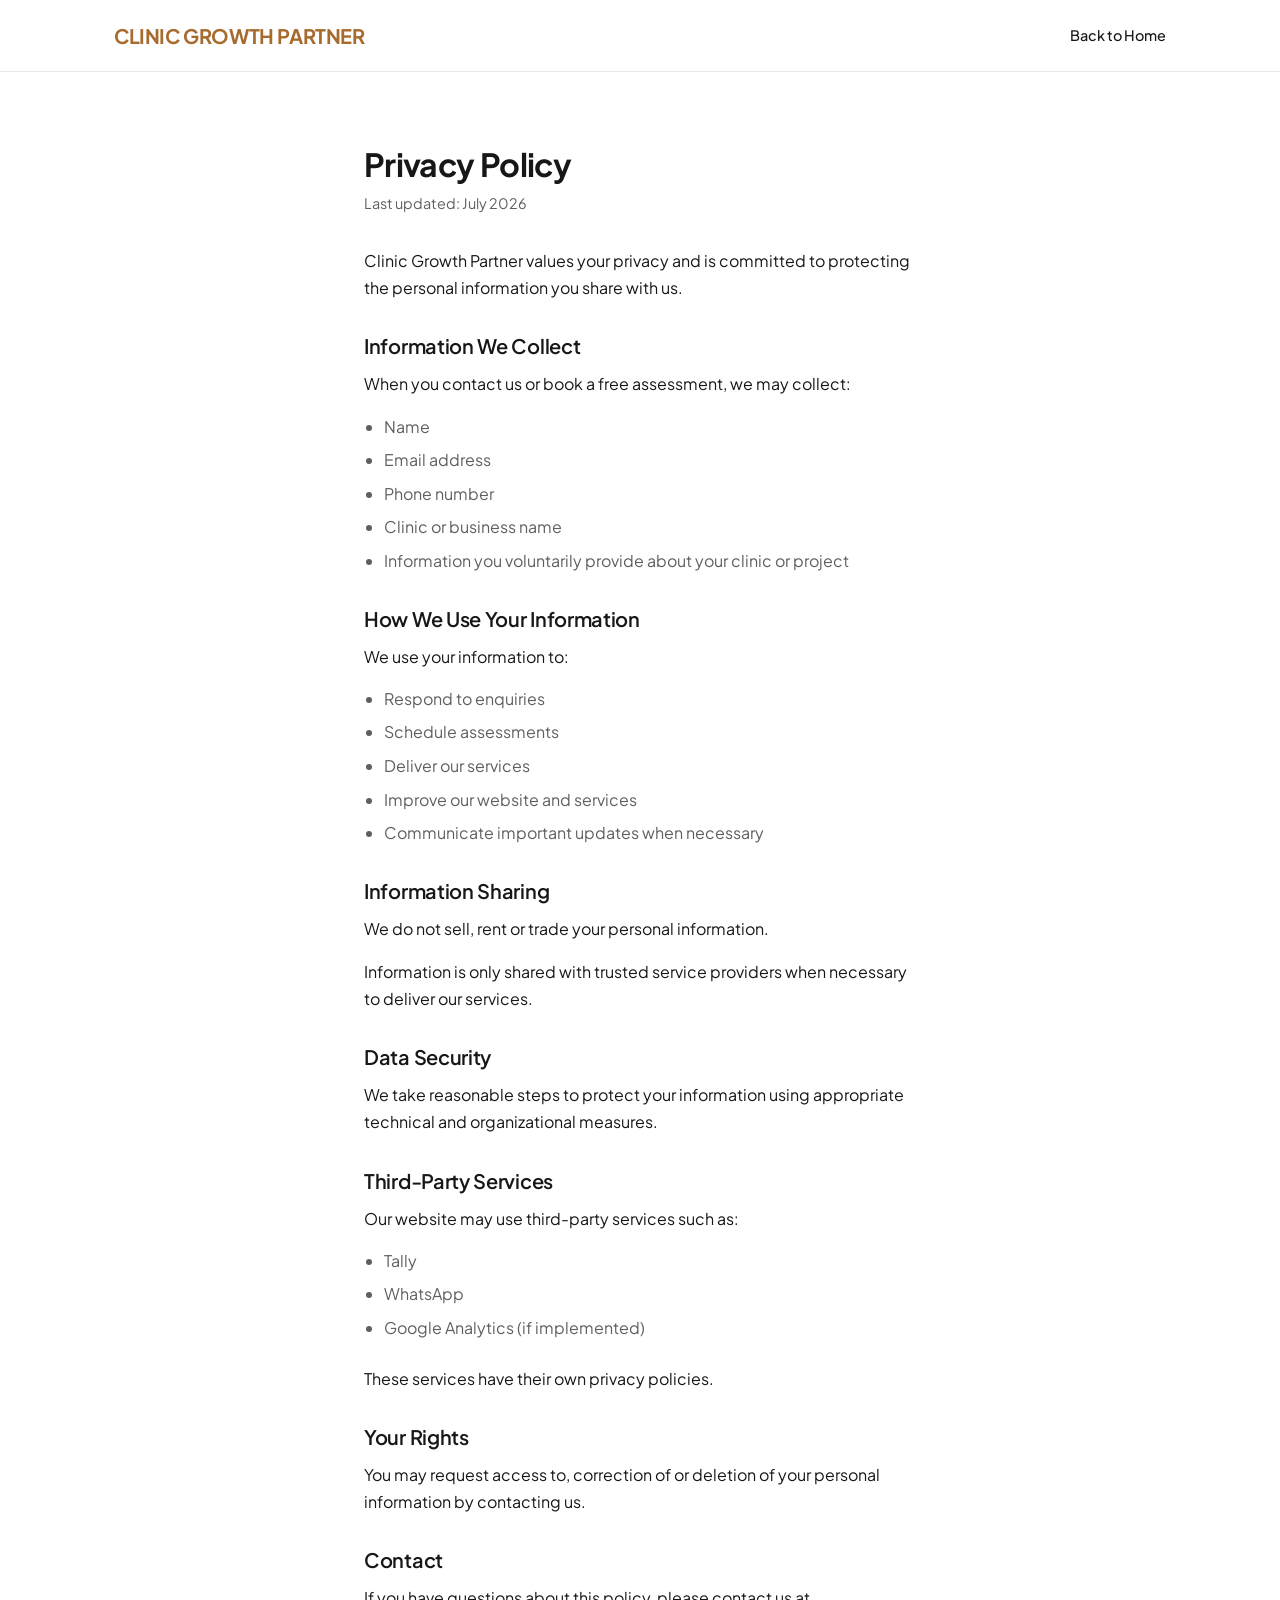
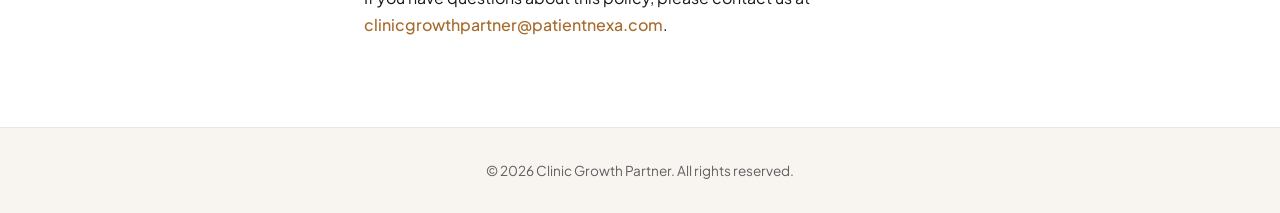
<file: privacy-policy.html>
<!DOCTYPE html>
<html lang="en">
<head>
  <meta charset="UTF-8">
  <meta name="viewport" content="width=device-width, initial-scale=1.0">
  <title>Privacy Policy - Clinic Growth Partner</title>
  <link rel="stylesheet" href="styles.css">
  <style>
    .article-container {
      max-width: 680px;
      margin: 0 auto;
      padding: var(--section-spacing) var(--container-padding);
    }
    .article-container h1 {
      font-size: 2rem;
      margin-bottom: 8px;
      color: var(--color-primary-text);
      font-weight: 700;
    }
    .article-meta {
      font-size: 0.9rem;
      color: var(--color-secondary-text);
      margin-bottom: 32px;
    }
    .article-content h2 {
      font-size: 1.25rem;
      margin-top: 32px;
      margin-bottom: 12px;
      color: var(--color-primary-text);
      font-weight: 600;
    }
    .article-content p {
      margin-bottom: 16px;
      line-height: 1.7;
      color: var(--color-primary-text);
    }
    .article-content ul {
      margin-bottom: 24px;
      padding-left: 20px;
    }
    .article-content li {
      margin-bottom: 8px;
      line-height: 1.6;
      color: var(--color-secondary-text);
    }
    .article-content a {
      color: var(--color-bronze);
      text-decoration: none;
      font-weight: 500;
    }
    .article-content a:hover {
      text-decoration: underline;
    }
  </style>
</head>
<body>
  <!-- HEADER -->
  <header class="header">
    <div class="container header-container">
      <a href="index.html" class="logo">Clinic Growth Partner</a>
      <nav class="nav">
        <a href="index.html" class="nav-link">Back to Home</a>
      </nav>
    </div>
  </header>

  <main>
    <article class="article-container">
      <h1>Privacy Policy</h1>
      <div class="article-meta">Last updated: July 2026</div>
      
      <div class="article-content">
        <p>Clinic Growth Partner values your privacy and is committed to protecting the personal information you share with us.</p>

        <h2>Information We Collect</h2>
        <p>When you contact us or book a free assessment, we may collect:</p>
        <ul>
          <li>Name</li>
          <li>Email address</li>
          <li>Phone number</li>
          <li>Clinic or business name</li>
          <li>Information you voluntarily provide about your clinic or project</li>
        </ul>

        <h2>How We Use Your Information</h2>
        <p>We use your information to:</p>
        <ul>
          <li>Respond to enquiries</li>
          <li>Schedule assessments</li>
          <li>Deliver our services</li>
          <li>Improve our website and services</li>
          <li>Communicate important updates when necessary</li>
        </ul>

        <h2>Information Sharing</h2>
        <p>We do not sell, rent or trade your personal information.</p>
        <p>Information is only shared with trusted service providers when necessary to deliver our services.</p>

        <h2>Data Security</h2>
        <p>We take reasonable steps to protect your information using appropriate technical and organizational measures.</p>

        <h2>Third-Party Services</h2>
        <p>Our website may use third-party services such as:</p>
        <ul>
          <li>Tally</li>
          <li>WhatsApp</li>
          <li>Google Analytics (if implemented)</li>
        </ul>
        <p>These services have their own privacy policies.</p>

        <h2>Your Rights</h2>
        <p>You may request access to, correction of or deletion of your personal information by contacting us.</p>

        <h2>Contact</h2>
        <p>If you have questions about this policy, please contact us at <a href="mailto:clinicgrowthpartner@patientnexa.com">clinicgrowthpartner@patientnexa.com</a>.</p>
      </div>
    </article>
  </main>

  <footer class="footer" style="padding-top: 32px; padding-bottom: 32px;">
    <div class="container" style="text-align: center;">
      <p style="font-size: 0.85rem; color: var(--color-secondary-text); margin: 0;">&copy; 2026 Clinic Growth Partner. All rights reserved.</p>
    </div>
  </footer>
</body>
</html>
</file>
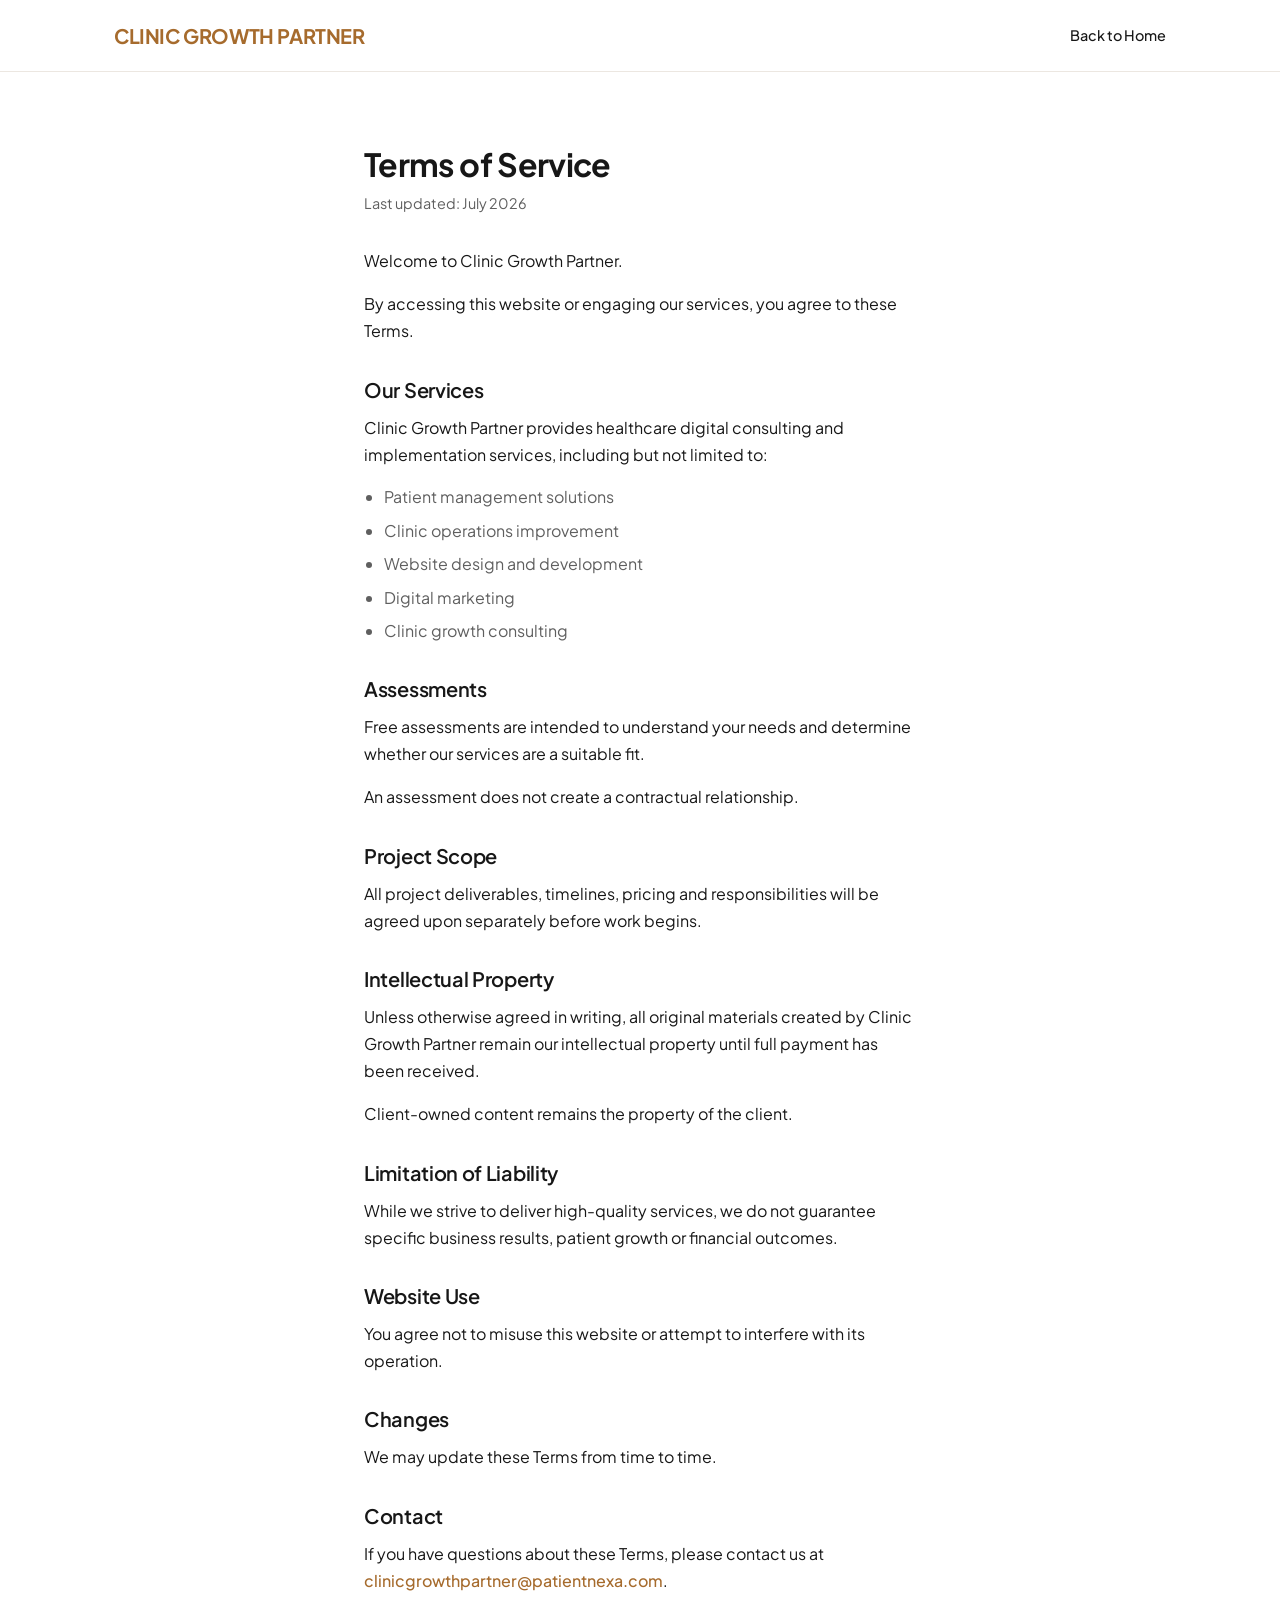
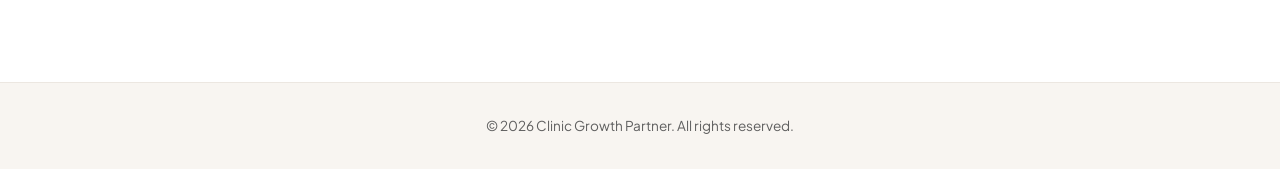
<file: terms-of-service.html>
<!DOCTYPE html>
<html lang="en">
<head>
  <meta charset="UTF-8">
  <meta name="viewport" content="width=device-width, initial-scale=1.0">
  <title>Terms of Service - Clinic Growth Partner</title>
  <link rel="stylesheet" href="styles.css">
  <style>
    .article-container {
      max-width: 680px;
      margin: 0 auto;
      padding: var(--section-spacing) var(--container-padding);
    }
    .article-container h1 {
      font-size: 2rem;
      margin-bottom: 8px;
      color: var(--color-primary-text);
      font-weight: 700;
    }
    .article-meta {
      font-size: 0.9rem;
      color: var(--color-secondary-text);
      margin-bottom: 32px;
    }
    .article-content h2 {
      font-size: 1.25rem;
      margin-top: 32px;
      margin-bottom: 12px;
      color: var(--color-primary-text);
      font-weight: 600;
    }
    .article-content p {
      margin-bottom: 16px;
      line-height: 1.7;
      color: var(--color-primary-text);
    }
    .article-content ul {
      margin-bottom: 24px;
      padding-left: 20px;
    }
    .article-content li {
      margin-bottom: 8px;
      line-height: 1.6;
      color: var(--color-secondary-text);
    }
    .article-content a {
      color: var(--color-bronze);
      text-decoration: none;
      font-weight: 500;
    }
    .article-content a:hover {
      text-decoration: underline;
    }
  </style>
</head>
<body>
  <!-- HEADER -->
  <header class="header">
    <div class="container header-container">
      <a href="index.html" class="logo">Clinic Growth Partner</a>
      <nav class="nav">
        <a href="index.html" class="nav-link">Back to Home</a>
      </nav>
    </div>
  </header>

  <main>
    <article class="article-container">
      <h1>Terms of Service</h1>
      <div class="article-meta">Last updated: July 2026</div>
      
      <div class="article-content">
        <p>Welcome to Clinic Growth Partner.</p>
        <p>By accessing this website or engaging our services, you agree to these Terms.</p>

        <h2>Our Services</h2>
        <p>Clinic Growth Partner provides healthcare digital consulting and implementation services, including but not limited to:</p>
        <ul>
          <li>Patient management solutions</li>
          <li>Clinic operations improvement</li>
          <li>Website design and development</li>
          <li>Digital marketing</li>
          <li>Clinic growth consulting</li>
        </ul>

        <h2>Assessments</h2>
        <p>Free assessments are intended to understand your needs and determine whether our services are a suitable fit.</p>
        <p>An assessment does not create a contractual relationship.</p>

        <h2>Project Scope</h2>
        <p>All project deliverables, timelines, pricing and responsibilities will be agreed upon separately before work begins.</p>

        <h2>Intellectual Property</h2>
        <p>Unless otherwise agreed in writing, all original materials created by Clinic Growth Partner remain our intellectual property until full payment has been received.</p>
        <p>Client-owned content remains the property of the client.</p>

        <h2>Limitation of Liability</h2>
        <p>While we strive to deliver high-quality services, we do not guarantee specific business results, patient growth or financial outcomes.</p>

        <h2>Website Use</h2>
        <p>You agree not to misuse this website or attempt to interfere with its operation.</p>

        <h2>Changes</h2>
        <p>We may update these Terms from time to time.</p>

        <h2>Contact</h2>
        <p>If you have questions about these Terms, please contact us at <a href="mailto:clinicgrowthpartner@patientnexa.com">clinicgrowthpartner@patientnexa.com</a>.</p>
      </div>
    </article>
  </main>

  <footer class="footer" style="padding-top: 32px; padding-bottom: 32px;">
    <div class="container" style="text-align: center;">
      <p style="font-size: 0.85rem; color: var(--color-secondary-text); margin: 0;">&copy; 2026 Clinic Growth Partner. All rights reserved.</p>
    </div>
  </footer>
</body>
</html>
</file>
<file: styles.css>
/* ==========================================================================
   CLINIC GROWTH PARTNER - DESIGN SYSTEM & UTILITY STYLES
   ========================================================================== */

/* Typography & Variables Initialization */
@import url('https://fonts.googleapis.com/css2?family=Plus+Jakarta+Sans:ital,wght@0,300;0,400;0,500;0,600;0,700;1,400&display=swap');

:root {
  /* Colour System */
  --color-bronze: #A66B2D;
  --color-primary-text: #171717;
  --color-secondary-text: #5F5F5F;
  --color-bg: #FFFFFF;
  --color-border: #ECE7E1;
  --color-soft-bg: #F8F5F1;

  /* Typography */
  --font-family: 'Plus Jakarta Sans', sans-serif;

  /* Layout Spacing (Mobile Default) */
  --section-spacing: 48px;
  --container-padding: 24px;
  --card-spacing: 24px;
  --max-width: 1180px;

  /* Animation Durations (Subtle & Intentional) */
  --transition-smooth: 0.2s cubic-bezier(0.16, 1, 0.3, 1);
}

@media (min-width: 768px) {
  :root {
    --section-spacing: 56px;
    --container-padding: 48px;
  }
}

@media (min-width: 1024px) {
  :root {
    --section-spacing: 72px;
    --container-padding: 64px;
  }
}

/* Reset & Base Elements */
*, *::before, *::after {
  box-sizing: border-box;
  margin: 0;
  padding: 0;
}

*:focus-visible {
  outline: 2px solid var(--color-bronze);
  outline-offset: 4px;
}

body {
  font-family: var(--font-family);
  color: var(--color-primary-text);
  background-color: var(--color-bg);
  line-height: 1.6;
  -webkit-font-smoothing: antialiased;
  -moz-osx-font-smoothing: grayscale;
}

/* Typography Scale (Natural hierarchy, avoid oversized headings) */
h1, h2, h3, h4, h5, h6 {
  font-weight: 600;
  line-height: 1.25;
  color: var(--color-primary-text);
  letter-spacing: -0.01em;
}

h1 {
  font-size: 2rem;
  font-weight: 700;
  letter-spacing: -0.02em;
}

h2 {
  font-size: 1.5rem;
  font-weight: 600;
  letter-spacing: -0.015em;
}

h3 {
  font-size: 1.15rem;
  font-weight: 600;
}

@media (min-width: 768px) {
  h1 {
    font-size: 2.375rem;
  }
  h2 {
    font-size: 1.75rem;
  }
  h3 {
    font-size: 1.25rem;
  }
}

@media (min-width: 1024px) {
  h1 {
    font-size: 2.75rem;
  }
  h2 {
    font-size: 2rem;
  }
}

p {
  color: var(--color-secondary-text);
  font-size: 0.95rem;
  line-height: 1.6;
}

@media (min-width: 768px) {
  p {
    font-size: 1rem;
  }
}

/* Structural Components */
.container {
  max-width: var(--max-width);
  margin: 0 auto;
  padding-left: var(--container-padding);
  padding-right: var(--container-padding);
  width: 100%;
}

.section {
  padding-top: var(--section-spacing);
  padding-bottom: var(--section-spacing);
  border-bottom: 1px solid var(--color-border);
}

.section:last-of-type {
  border-bottom: none;
}

/* Header Styling */
.header {
  border-bottom: 1px solid var(--color-border);
  background-color: var(--color-bg);
  position: sticky;
  top: 0;
  z-index: 100;
  height: 72px;
  display: flex;
  align-items: center;
}

.header-container {
  display: flex;
  justify-content: space-between;
  align-items: center;
  width: 100%;
}

.logo {
  font-size: 1.1rem;
  font-weight: 700;
  color: var(--color-bronze);
  text-decoration: none;
  letter-spacing: -0.02em;
  text-transform: uppercase;
}

@media (min-width: 768px) {
  .logo {
    font-size: 1.25rem;
  }
}

.nav {
  display: flex;
  gap: 20px;
  align-items: center;
}

@media (min-width: 768px) {
  .nav {
    gap: 32px;
  }
}

.nav-link {
  font-size: 0.9rem;
  font-weight: 500;
  color: var(--color-primary-text);
  text-decoration: none;
  transition: color var(--transition-smooth);
  padding: 4px 0;
  position: relative;
}

.nav-link:hover,
.nav-link.active {
  color: var(--color-bronze);
}

@media (min-width: 768px) {
  .nav-link::after {
    content: '';
    position: absolute;
    bottom: -2px;
    left: 0;
    width: 100%;
    height: 2px;
    background-color: var(--color-bronze);
    transform: scaleX(0);
    transform-origin: right;
    transition: transform var(--transition-smooth);
  }
  
  .nav-link:hover::after,
  .nav-link.active::after {
    transform: scaleX(1);
    transform-origin: left;
  }
}

/* Mobile Menu Toggle */
.menu-toggle {
  display: none;
  flex-direction: column;
  justify-content: space-between;
  width: 24px;
  height: 16px;
  background: transparent;
  border: none;
  cursor: pointer;
  padding: 0;
  z-index: 110;
}

.hamburger-bar {
  width: 100%;
  height: 2px;
  background-color: var(--color-primary-text);
  transition: all var(--transition-smooth);
}

@media (max-width: 767px) {
  .menu-toggle {
    display: flex;
  }
  
  .nav {
    position: absolute;
    top: 72px;
    left: 0;
    width: 100%;
    background-color: var(--color-bg);
    border-bottom: 1px solid var(--color-border);
    flex-direction: column;
    align-items: flex-start;
    padding: 24px var(--container-padding);
    gap: 16px;
    max-height: 0;
    overflow: hidden;
    opacity: 0;
    visibility: hidden;
    transition: all var(--transition-smooth);
    box-shadow: 0 4px 12px rgba(23, 23, 23, 0.05);
  }
  
  .nav.open {
    max-height: 300px;
    opacity: 1;
    visibility: visible;
  }
  
  .nav-link {
    width: 100%;
    padding: 8px 0;
    border-bottom: none;
    border-left: 2px solid transparent;
    padding-left: 12px;
  }
  
  .nav-link.active {
    border-left-color: var(--color-bronze);
  }
  
  .menu-toggle.open .hamburger-bar:nth-child(1) {
    transform: translateY(7px) rotate(45deg);
  }
  
  .menu-toggle.open .hamburger-bar:nth-child(2) {
    opacity: 0;
  }
  
  .menu-toggle.open .hamburger-bar:nth-child(3) {
    transform: translateY(-7px) rotate(-45deg);
  }
}

/* Buttons */
.btn {
  display: inline-flex;
  align-items: center;
  justify-content: center;
  height: 48px;
  padding: 0 24px;
  border-radius: 12px;
  font-size: 0.95rem;
  font-weight: 600;
  text-decoration: none;
  cursor: pointer;
  box-sizing: border-box;
  transition: background-color var(--transition-smooth), color var(--transition-smooth), border-color var(--transition-smooth), transform var(--transition-smooth), box-shadow var(--transition-smooth);
  border: 1px solid transparent;
}

.btn:hover {
  transform: translateY(-1px);
  box-shadow: 0 4px 12px rgba(23, 23, 23, 0.04);
}

.btn-primary {
  background-color: var(--color-bronze);
  color: #FFFFFF;
}

.btn-primary:hover {
  background-color: #8c5720;
}

.btn-secondary {
  background-color: #FFFFFF;
  color: var(--color-bronze);
  border-color: var(--color-bronze);
}

.btn-secondary:hover {
  background-color: var(--color-soft-bg);
}

/* Cards */
.card {
  background-color: var(--color-bg);
  border: 1px solid var(--color-border);
  border-radius: 16px;
  padding: 24px;
  box-shadow: 0 2px 8px rgba(23, 23, 23, 0.02);
  box-sizing: border-box;
  display: flex;
  flex-direction: column;
  height: 100%;
  transition: transform var(--transition-smooth), box-shadow var(--transition-smooth), border-color var(--transition-smooth);
}

.card-hover:hover {
  transform: translateY(-3px);
  box-shadow: 0 4px 12px rgba(23, 23, 23, 0.03);
  border-color: var(--color-bronze);
}

.testimonial-card-hover {
  background-color: var(--color-bg);
  border: 1px solid var(--color-border);
  border-radius: 16px;
  padding: 24px;
  box-shadow: 0 2px 8px rgba(23, 23, 23, 0.02);
  box-sizing: border-box;
  display: flex;
  flex-direction: column;
  height: 100%;
  transition: transform var(--transition-smooth), box-shadow var(--transition-smooth), border-color var(--transition-smooth);
}

.testimonial-card-hover:hover {
  transform: translateY(-3px);
  box-shadow: 0 4px 12px rgba(23, 23, 23, 0.03);
  border-color: var(--color-bronze);
}

.testimonial-card-hover:hover {
  box-shadow: 0 4px 12px rgba(23, 23, 23, 0.04);
}

/* Layout Grids */
.grid-2 {
  display: grid;
  grid-template-columns: 1fr;
  gap: var(--card-spacing);
}

@media (min-width: 768px) {
  .grid-2 {
    grid-template-columns: repeat(2, 1fr);
  }
}

.grid-3 {
  display: grid;
  grid-template-columns: 1fr;
  gap: var(--card-spacing);
}

@media (min-width: 768px) {
  .grid-3 {
    grid-template-columns: repeat(2, 1fr);
  }
}

@media (min-width: 1024px) {
  .grid-3 {
    grid-template-columns: repeat(3, 1fr);
  }
}

.grid-5 {
  display: grid;
  grid-template-columns: 1fr;
  gap: var(--card-spacing);
}

@media (min-width: 768px) {
  .grid-5 {
    grid-template-columns: repeat(2, 1fr);
  }
}

@media (min-width: 1024px) {
  .grid-5 {
    grid-template-columns: repeat(5, 1fr);
  }
}

/* Placeholders & Wireframing Utilities */
.placeholder-mockup {
  background-color: var(--color-soft-bg);
  border: 1px solid var(--color-border);
  border-radius: 16px;
  display: flex;
  flex-direction: column;
  align-items: center;
  justify-content: center;
  color: var(--color-secondary-text);
  font-size: 0.85rem;
  font-weight: 500;
  text-transform: uppercase;
  letter-spacing: 0.05em;
  min-height: 280px;
  width: 100%;
  padding: 24px;
  text-align: center;
  box-sizing: border-box;
}

@media (min-width: 768px) {
  .placeholder-mockup {
    min-height: 380px;
  }
}

.placeholder-image {
  background-color: var(--color-soft-bg);
  border: 1px solid var(--color-border);
  border-radius: 8px;
  display: flex;
  align-items: center;
  justify-content: center;
  color: var(--color-secondary-text);
  font-size: 0.8rem;
  width: 100%;
  aspect-ratio: 16 / 9;
  margin-bottom: 16px;
}

.placeholder-icon {
  width: 24px;
  height: 24px;
  stroke: var(--color-secondary-text);
  stroke-width: 1.5;
  fill: none;
  stroke-linecap: round;
  stroke-linejoin: round;
  display: inline-block;
  margin-bottom: 16px;
}

.placeholder-icon.bronze {
  stroke: var(--color-bronze);
}

/* Accordion Specific Styling */
.accordion-list {
  display: flex;
  flex-direction: column;
  gap: 16px;
}

.accordion-card {
  border: 1px solid var(--color-border);
  border-radius: 16px;
  padding: 20px;
  background-color: var(--color-bg);
  box-shadow: 0 2px 8px rgba(23, 23, 23, 0.02);
}

.accordion-header {
  display: flex;
  justify-content: space-between;
  align-items: center;
  cursor: pointer;
  background: transparent;
  border: none;
  width: 100%;
  text-align: left;
  padding: 0;
  font-family: inherit;
}

.accordion-header h3 {
  margin: 0;
  font-size: 1.05rem;
}

.accordion-icon {
  width: 20px;
  height: 20px;
  stroke: var(--color-secondary-text);
  stroke-width: 1.5;
  fill: none;
  transition: transform var(--transition-smooth);
  flex-shrink: 0;
}

.accordion-body {
  display: grid;
  grid-template-rows: 0fr;
  transition: grid-template-rows var(--transition-smooth);
  overflow: hidden;
}

.accordion-content {
  min-height: 0;
  transition: visibility var(--transition-smooth), padding var(--transition-smooth);
  visibility: hidden;
  padding-top: 0;
}

.accordion-card.open .accordion-body {
  grid-template-rows: 1fr;
}

.accordion-card.open .accordion-content {
  visibility: visible;
  padding-top: 16px;
  border-top: 1px dashed var(--color-border);
  margin-top: 16px;
}

.accordion-card.open .accordion-icon {
  transform: rotate(180deg);
}

/* Accordion details classes */
.accordion-title-block {
  display: flex;
  flex-direction: column;
  gap: 8px;
}

.accordion-title-block h3 {
  font-size: 1.15rem;
  font-weight: 600;
  color: var(--color-primary-text);
}

.accordion-title-block p {
  margin: 0;
  font-size: 0.95rem;
  color: var(--color-secondary-text);
  font-weight: 400;
}

.accordion-includes {
  margin-top: 16px;
  background-color: var(--color-soft-bg);
  border: 1px solid var(--color-border);
  border-radius: 8px;
  padding: 16px;
}

.accordion-includes strong {
  display: block;
  font-size: 0.85rem;
  text-transform: uppercase;
  letter-spacing: 0.05em;
  color: var(--color-bronze);
  margin-bottom: 8px;
}

.accordion-includes ul {
  list-style: none;
  padding: 0;
  margin: 0;
  display: grid;
  grid-template-columns: 1fr;
  gap: 8px;
}

@media (min-width: 768px) {
  .accordion-includes ul {
    grid-template-columns: repeat(2, 1fr);
  }
}

.accordion-includes li {
  font-size: 0.9rem;
  color: var(--color-primary-text);
  display: flex;
  align-items: center;
  gap: 8px;
}

.accordion-includes li::before {
  content: "•";
  color: var(--color-bronze);
  font-weight: bold;
}

/* Hero Specific Layout */
.hero-grid {
  display: grid;
  grid-template-columns: 1fr;
  gap: 32px;
  align-items: center;
}

@media (min-width: 1024px) {
  .hero-grid {
    grid-template-columns: 1.1fr 0.9fr;
    gap: 48px;
  }
}

.hero-actions {
  display: flex;
  flex-wrap: wrap;
  gap: 12px;
  margin-top: 24px;
}

.hero-text-block {
  display: flex;
  flex-direction: column;
  justify-content: center;
}

/* Consultation Form Placeholder styling */
.consultation-form-placeholder {
  background-color: var(--color-soft-bg);
  border: 1px solid var(--color-border);
  border-radius: 16px;
  padding: 24px;
  display: flex;
  flex-direction: column;
  gap: 16px;
}

.form-field-outline {
  height: 48px;
  border: 1px solid var(--color-border);
  border-radius: 8px;
  background-color: var(--color-bg);
  width: 100%;
}

.form-field-outline.textarea {
  height: 100px;
}

.btn-whatsapp-placeholder {
  background-color: #244E35; /* Premium Forest Green for WhatsApp placeholder, calm & brand-aligned */
  color: #FFFFFF;
  border: none;
}

.btn-whatsapp-placeholder:hover {
  background-color: #1a3826;
}

/* Section Header */
.section-header {
  max-width: 640px;
  margin-bottom: 28px;
}

.section-header .subtitle {
  color: var(--color-bronze);
  text-transform: uppercase;
  font-size: 0.8rem;
  font-weight: 700;
  letter-spacing: 0.05em;
  margin-bottom: 8px;
  display: block;
}

/* Steps Layout (How We Work) */
.steps-layout {
  display: grid;
  grid-template-columns: 1fr;
  gap: var(--card-spacing);
}

@media (min-width: 768px) {
  .steps-layout {
    grid-template-columns: repeat(2, 1fr);
  }
}

@media (min-width: 1024px) {
  .steps-layout {
    grid-template-columns: repeat(4, 1fr);
  }
}

.step-card {
  position: relative;
}

.step-number {
  font-size: 2rem;
  font-weight: 700;
  color: var(--color-border);
  line-height: 1;
  margin-bottom: 8px;
}

/* Footer layout */
.footer {
  background-color: var(--color-soft-bg);
  border-top: 1px solid var(--color-border);
  padding-top: var(--section-spacing);
  padding-bottom: var(--section-spacing);
}

.footer-grid {
  display: grid;
  grid-template-columns: 1fr;
  gap: 32px;
  text-align: left;
}

@media (min-width: 768px) {
  .footer-grid {
    grid-template-columns: repeat(2, 1fr);
  }
}

@media (min-width: 1024px) {
  .footer-grid {
    grid-template-columns: repeat(4, 1fr);
  }
}

.footer-col h4 {
  font-size: 0.9rem;
  text-transform: uppercase;
  letter-spacing: 0.05em;
  margin-bottom: 16px;
  color: var(--color-primary-text);
  font-weight: 700;
}

.footer-links {
  list-style: none;
  padding: 0;
  margin: 0;
}

.footer-links li {
  margin-bottom: 10px;
}

.footer-links a {
  color: var(--color-secondary-text);
  text-decoration: none;
  font-size: 0.9rem;
  transition: color var(--transition-smooth);
}

.footer-links a:hover {
  color: var(--color-bronze);
}

.footer-bottom {
  border-top: 1px solid var(--color-border);
  margin-top: 32px;
  padding-top: 24px;
  display: flex;
  flex-direction: column;
  gap: 8px;
  align-items: flex-start;
  width: 100%;
}

@media (min-width: 768px) {
  .footer-bottom {
    flex-direction: row;
    justify-content: space-between;
    align-items: center;
  }
}

.footer-bottom p {
  font-size: 0.85rem;
  margin: 0;
}

/* Scroll reveal on scroll (How We Work steps) */
.reveal-on-scroll {
  opacity: 0;
  transform: translateY(20px);
  transition: opacity 0.6s cubic-bezier(0.16, 1, 0.3, 1), transform 0.6s cubic-bezier(0.16, 1, 0.3, 1);
}

.reveal-on-scroll.revealed {
  opacity: 1;
  transform: translateY(0);
}

/* Refined Challenges Cards */
.challenges-header {
  margin-bottom: 24px !important;
}

.challenge-card {
  background-color: var(--color-bg);
  border: 1px solid var(--color-border);
  border-radius: 16px;
  padding: 20px;
  box-shadow: 0 2px 8px rgba(23, 23, 23, 0.015);
  box-sizing: border-box;
  display: flex;
  flex-direction: column;
  height: 100%;
  transition: transform var(--transition-smooth), box-shadow var(--transition-smooth), border-color var(--transition-smooth);
}

.challenge-card:hover {
  transform: translateY(-3px);
  box-shadow: 0 4px 12px rgba(23, 23, 23, 0.03);
  border-color: var(--color-bronze);
}

.challenge-card .placeholder-icon {
  width: 22px;
  height: 22px;
  margin-bottom: 12px;
  stroke: var(--color-bronze);
  stroke-width: 1.5;
  fill: none;
  flex-shrink: 0;
}

.challenge-card p {
  line-height: 1.6;
  margin: 0;
  font-size: 0.9rem;
  color: var(--color-primary-text);
  font-weight: 500;
}

.challenge-link {
  display: inline-flex;
  align-items: center;
  color: rgba(155, 124, 96, 0.85);
  font-size: 0.8rem;
  font-weight: 600;
  text-decoration: none;
  margin-top: auto;
  padding-top: 16px;
  text-align: left;
  transition: color var(--transition-smooth);
}

.challenge-link .arrow {
  display: inline-block;
  transition: transform var(--transition-smooth);
  margin-left: 4px;
}

.challenge-card:hover .challenge-link,
.challenge-link:hover {
  color: var(--color-bronze);
}

.challenge-card:hover .challenge-link .arrow {
  transform: translateX(4px);
}

/* Refined Why Choose Us Cards */
.trust-card {
  background-color: var(--color-bg);
  border: 1px solid var(--color-border);
  border-radius: 12px;
  padding: 16px;
  box-shadow: 0 2px 8px rgba(23, 23, 23, 0.012);
  box-sizing: border-box;
  display: flex;
  flex-direction: column;
  align-items: center;
  justify-content: center;
  text-align: center;
  height: 100%;
  min-height: 104px;
  transition: transform var(--transition-smooth), box-shadow var(--transition-smooth), border-color var(--transition-smooth);
}

.trust-card:hover {
  transform: translateY(-3px);
  box-shadow: 0 4px 12px rgba(23, 23, 23, 0.03);
  border-color: var(--color-bronze);
}

.trust-card .placeholder-icon {
  width: 22px;
  height: 22px;
  margin-bottom: 8px;
  stroke: var(--color-bronze);
  stroke-width: 1.5;
  fill: none;
  flex-shrink: 0;
}

.trust-card h3 {
  font-size: 0.9rem;
  font-weight: 700;
  margin: 0;
  color: var(--color-primary-text);
  line-height: 1.4;
}

/* Mobile Hero Alignment Refinements */
@media (max-width: 767px) {
  .hero-grid {
    text-align: center;
  }
  
  .hero-text-block {
    align-items: center;
  }
  
  .hero-text-block h1 {
    text-align: center;
    max-width: 480px;
    margin-left: auto;
    margin-right: auto;
  }
  
  .hero-text-block p {
    text-align: center;
    max-width: 440px;
    margin-left: auto;
    margin-right: auto;
    margin-top: 16px !important;
  }
  
  .hero-actions {
    flex-direction: column;
    width: 100%;
    max-width: 320px;
    margin-left: auto;
    margin-right: auto;
    margin-top: 24px !important;
    gap: 12px;
    align-items: stretch;
  }
  
  .hero-actions .btn {
    width: 100%;
    margin: 0;
  }
}

/* Section Visual Weight and Flow Adjustments */
.section-light {
  padding-top: calc(var(--section-spacing) * 0.7);
  padding-bottom: calc(var(--section-spacing) * 0.7);
  border-bottom: none !important;
}

.section-heavy {
  padding-top: var(--section-spacing);
  padding-bottom: var(--section-spacing);
  border-bottom: 1px solid var(--color-border);
}

/* Selected Sections background colors for rhythm distinction */
#hero,
#solutions,
#consultation {
  background-color: #FCFAF7;
}

/* Typography Emphasis accent class */
.text-accent {
  color: var(--color-bronze);
}

/* Section Reveal Micro-interactions */
.section-reveal {
  opacity: 0;
  transform: translateY(10px);
  transition: opacity 0.3s cubic-bezier(0.16, 1, 0.3, 1), transform 0.3s cubic-bezier(0.16, 1, 0.3, 1);
}

.section-reveal.revealed {
  opacity: 1;
  transform: translateY(0);
}

/* Lazy Load Fade-in Images */
.fade-in-image {
  opacity: 0;
  transform: translateY(6px);
  transition: opacity 0.4s ease-out, transform 0.4s ease-out;
}

.fade-in-image.loaded {
  opacity: 1;
  transform: translateY(0);
}

/* Testimonials Expansion Toggle Card styles */
.testimonial-text-wrapper {
  position: relative;
  max-height: 110px;
  overflow: hidden;
  transition: max-height 0.4s cubic-bezier(0.16, 1, 0.3, 1);
}

.testimonial-text-wrapper::after {
  content: '';
  position: absolute;
  bottom: 0;
  left: 0;
  width: 100%;
  height: 44px;
  background: linear-gradient(transparent, var(--color-bg));
  pointer-events: none;
  transition: opacity 0.3s ease;
}

.testimonial-text-wrapper.no-fade::after {
  display: none;
}

.card.expanded .testimonial-text-wrapper::after {
  opacity: 0;
}

.testimonial-toggle {
  background: transparent;
  border: none;
  color: var(--color-bronze);
  font-family: inherit;
  font-size: 0.85rem;
  font-weight: 600;
  cursor: pointer;
  padding: 0;
  margin-top: 12px;
  margin-bottom: auto; /* aligns push footer elements to bottom */
  display: inline-flex;
  align-items: center;
  transition: color var(--transition-smooth);
}

.testimonial-toggle:hover {
  color: #8c5720;
}

/* Brands Trusted Grid (Logo Row) */
.brands-grid {
  display: grid;
  grid-template-columns: repeat(2, 1fr);
  gap: 24px;
  align-items: center;
  justify-content: center;
}

@media (min-width: 768px) {
  .brands-grid {
    grid-template-columns: repeat(2, 1fr);
    gap: 32px;
  }
}

@media (min-width: 1024px) {
  .brands-grid {
    grid-template-columns: repeat(4, 1fr);
    gap: 40px;
  }
}

.brand-logo-item {
  display: flex;
  align-items: center;
  justify-content: center;
  gap: 8px;
  height: 48px;
  opacity: 0.95;
  transition: opacity var(--transition-smooth);
}

.brand-logo-item:hover {
  opacity: 1;
}

.brand-logo-item img,
.brand-logo-item svg {
  max-height: 48px;
  width: auto;
  max-width: 100%;
  object-fit: contain;
  display: block;
}

/* Trust Section Rounded Container Styling */
.trust-container {
  background-color: var(--color-bg);
  border: 1px solid var(--color-border);
  border-radius: 28px;
  padding: 32px 20px;
  box-sizing: border-box;
  width: 100%;
}

@media (min-width: 768px) {
  .trust-container {
    padding: 36px 40px;
  }
}

@media (min-width: 1024px) {
  .trust-container {
    padding: 40px 64px;
  }
}
</file>
